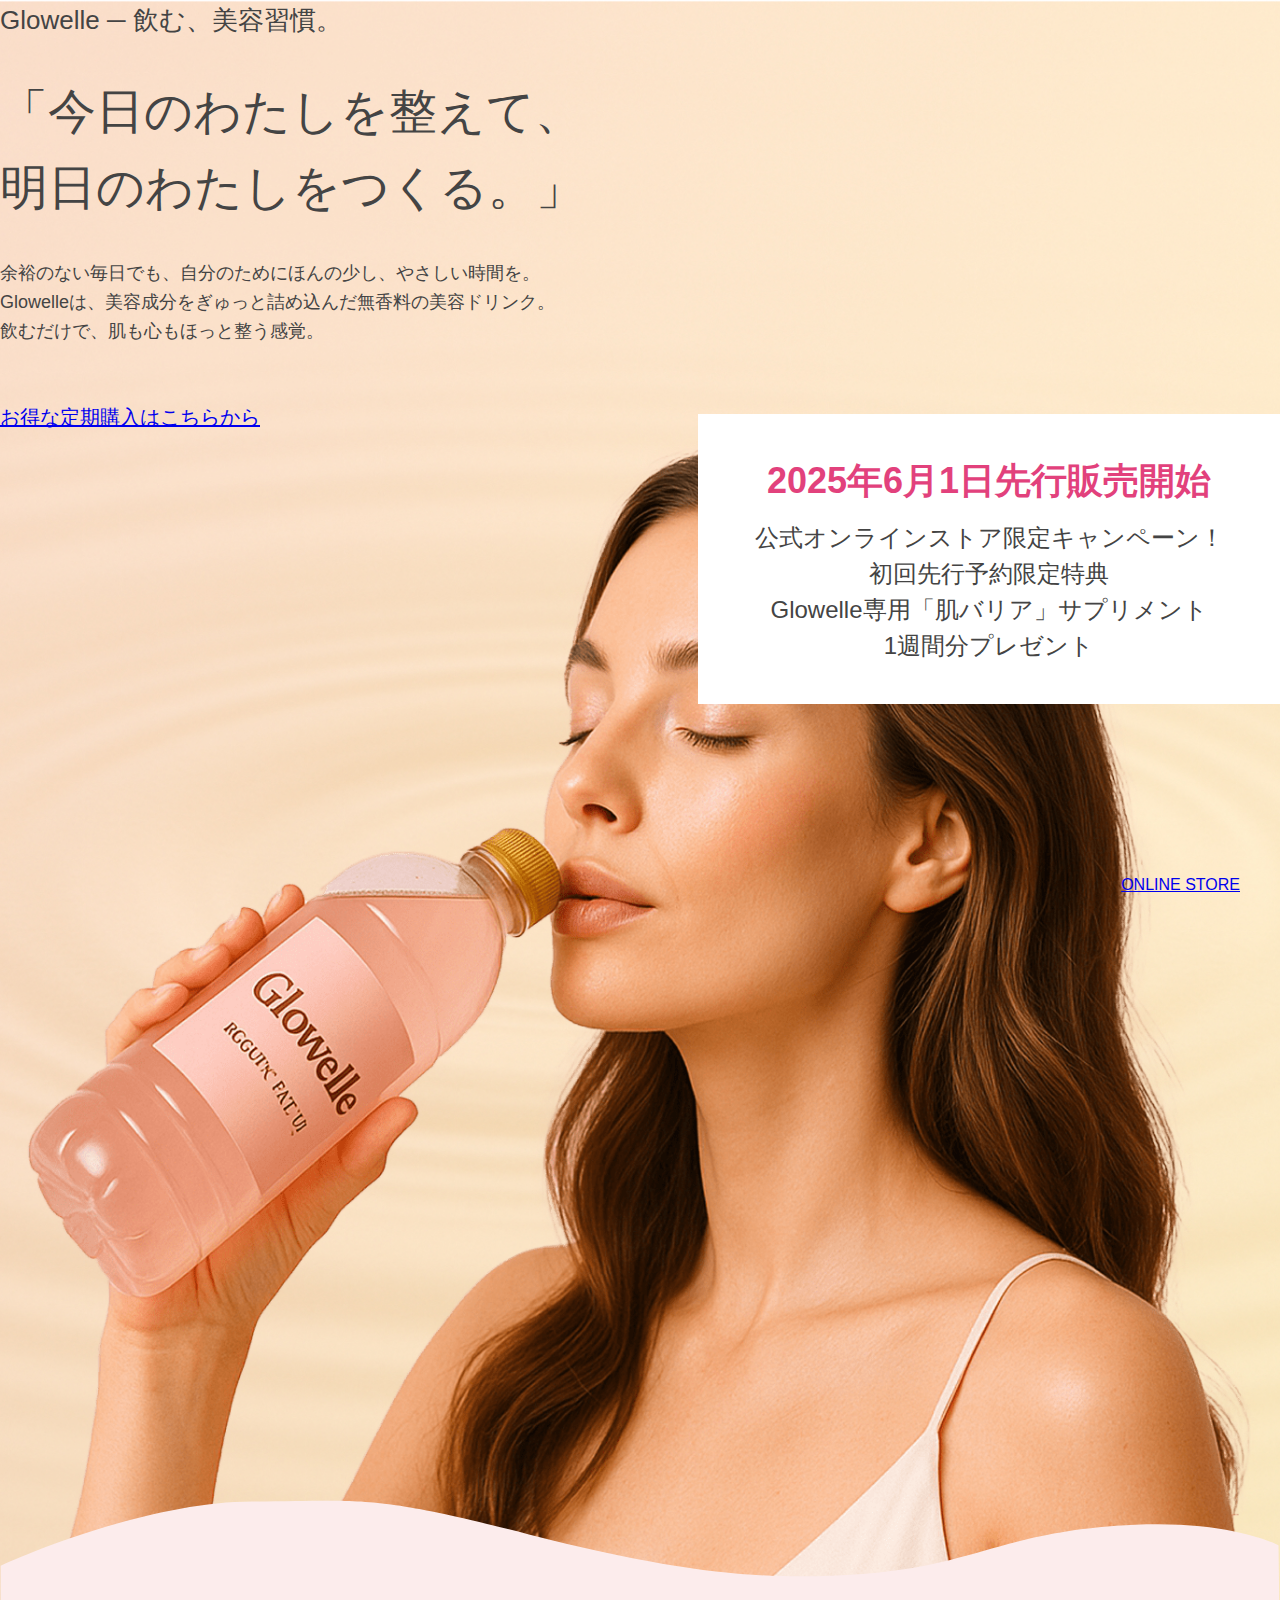
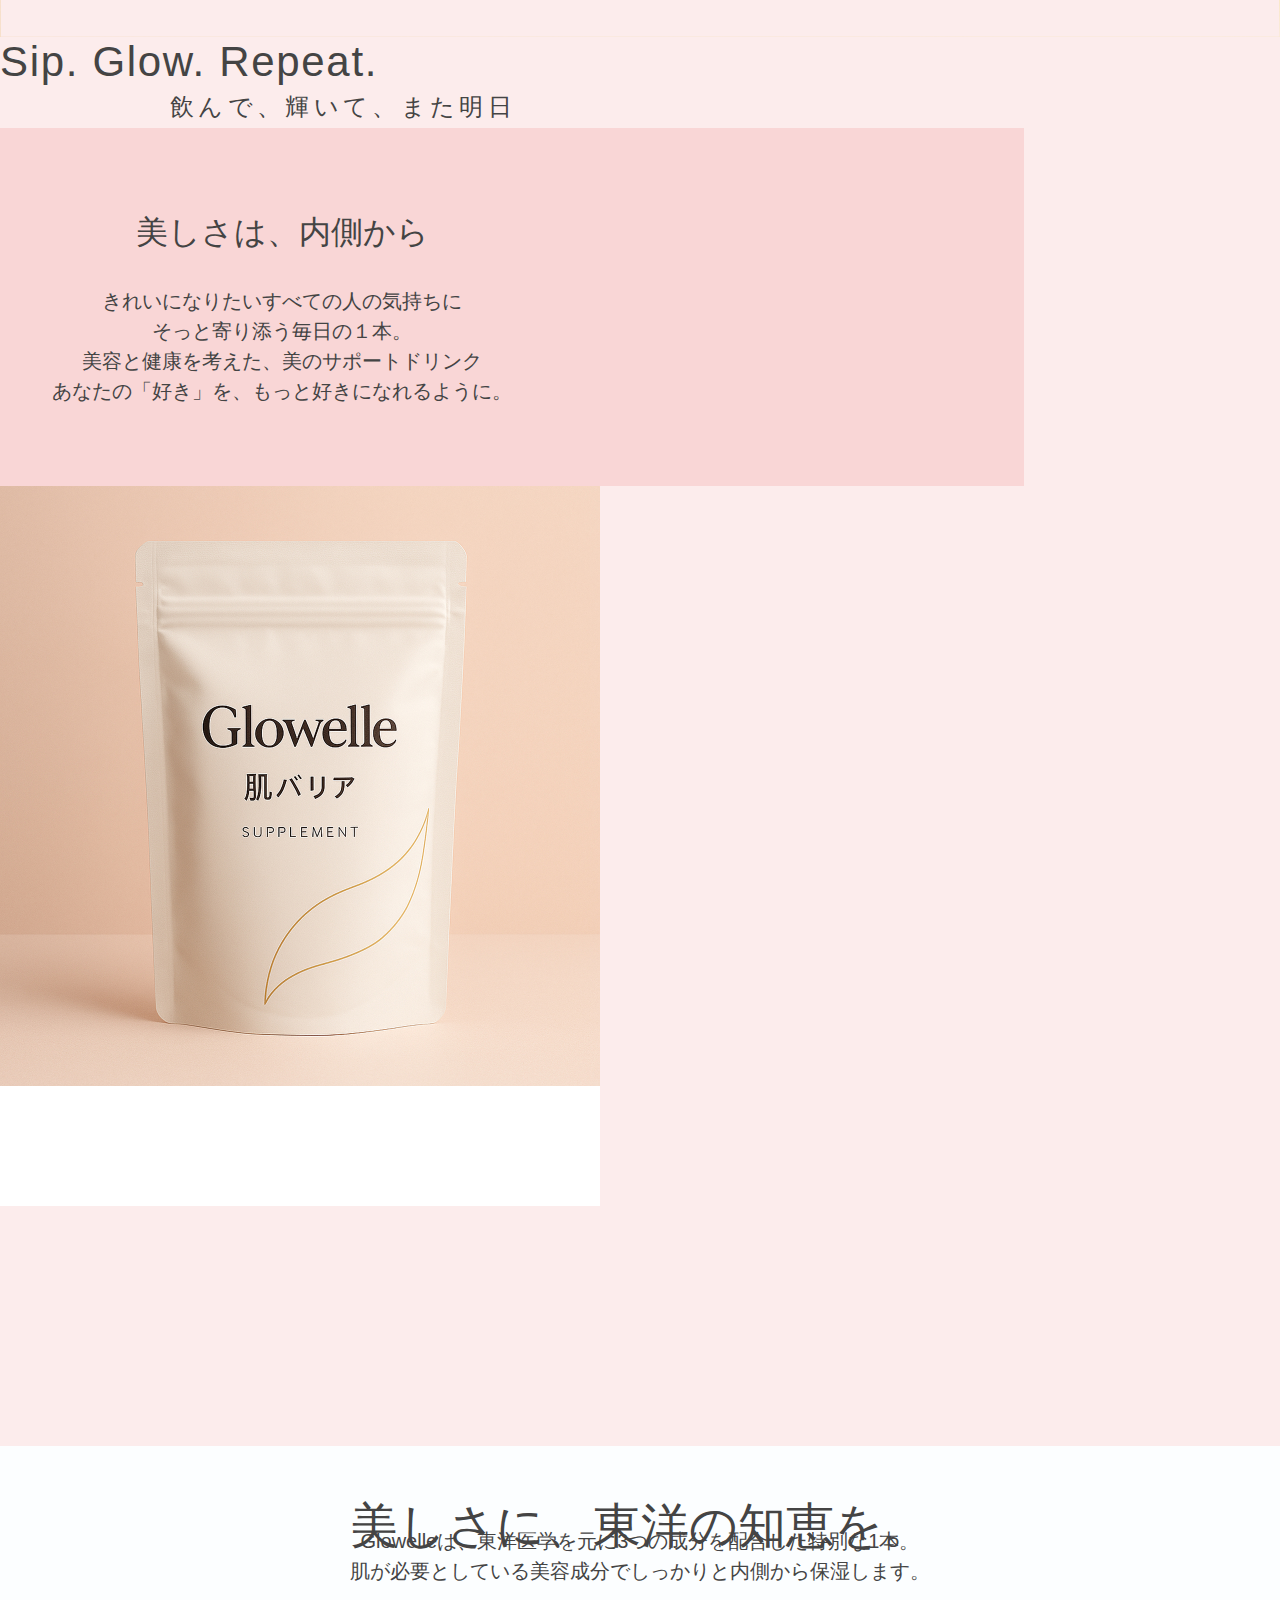
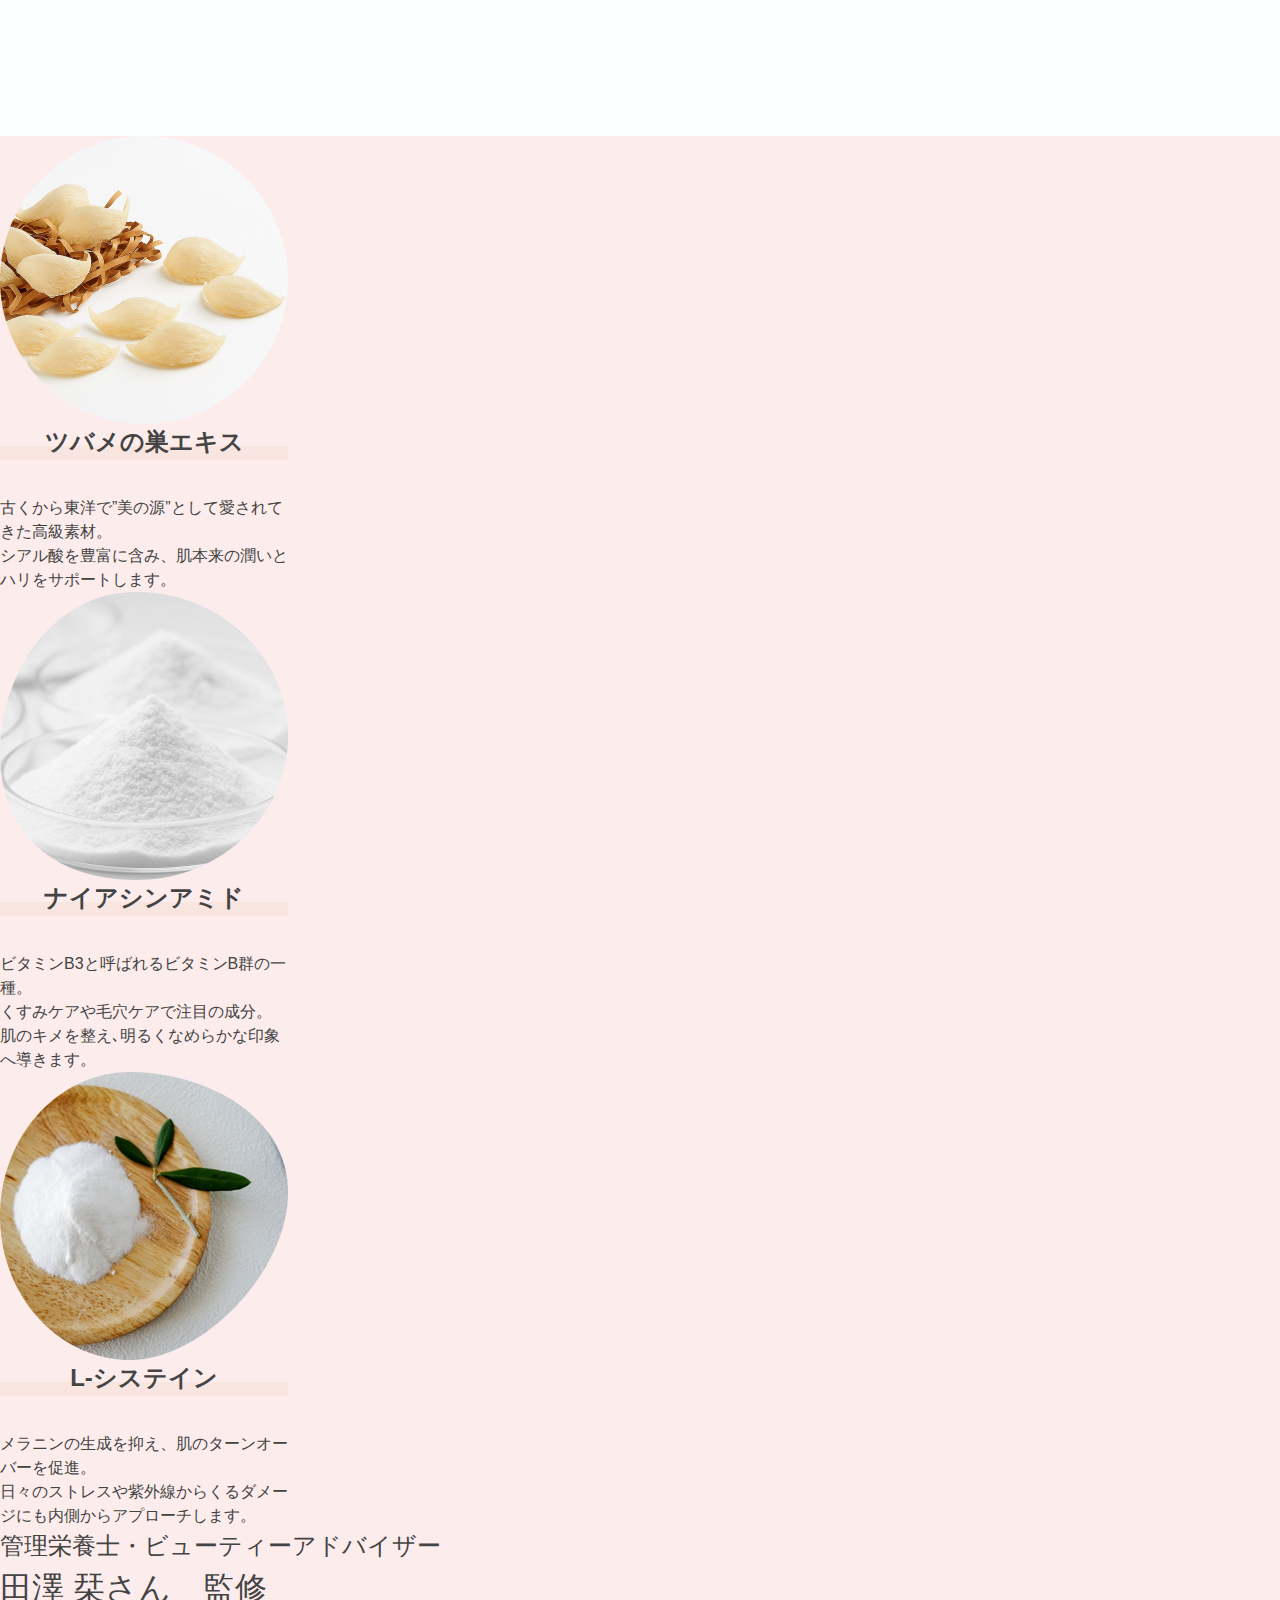
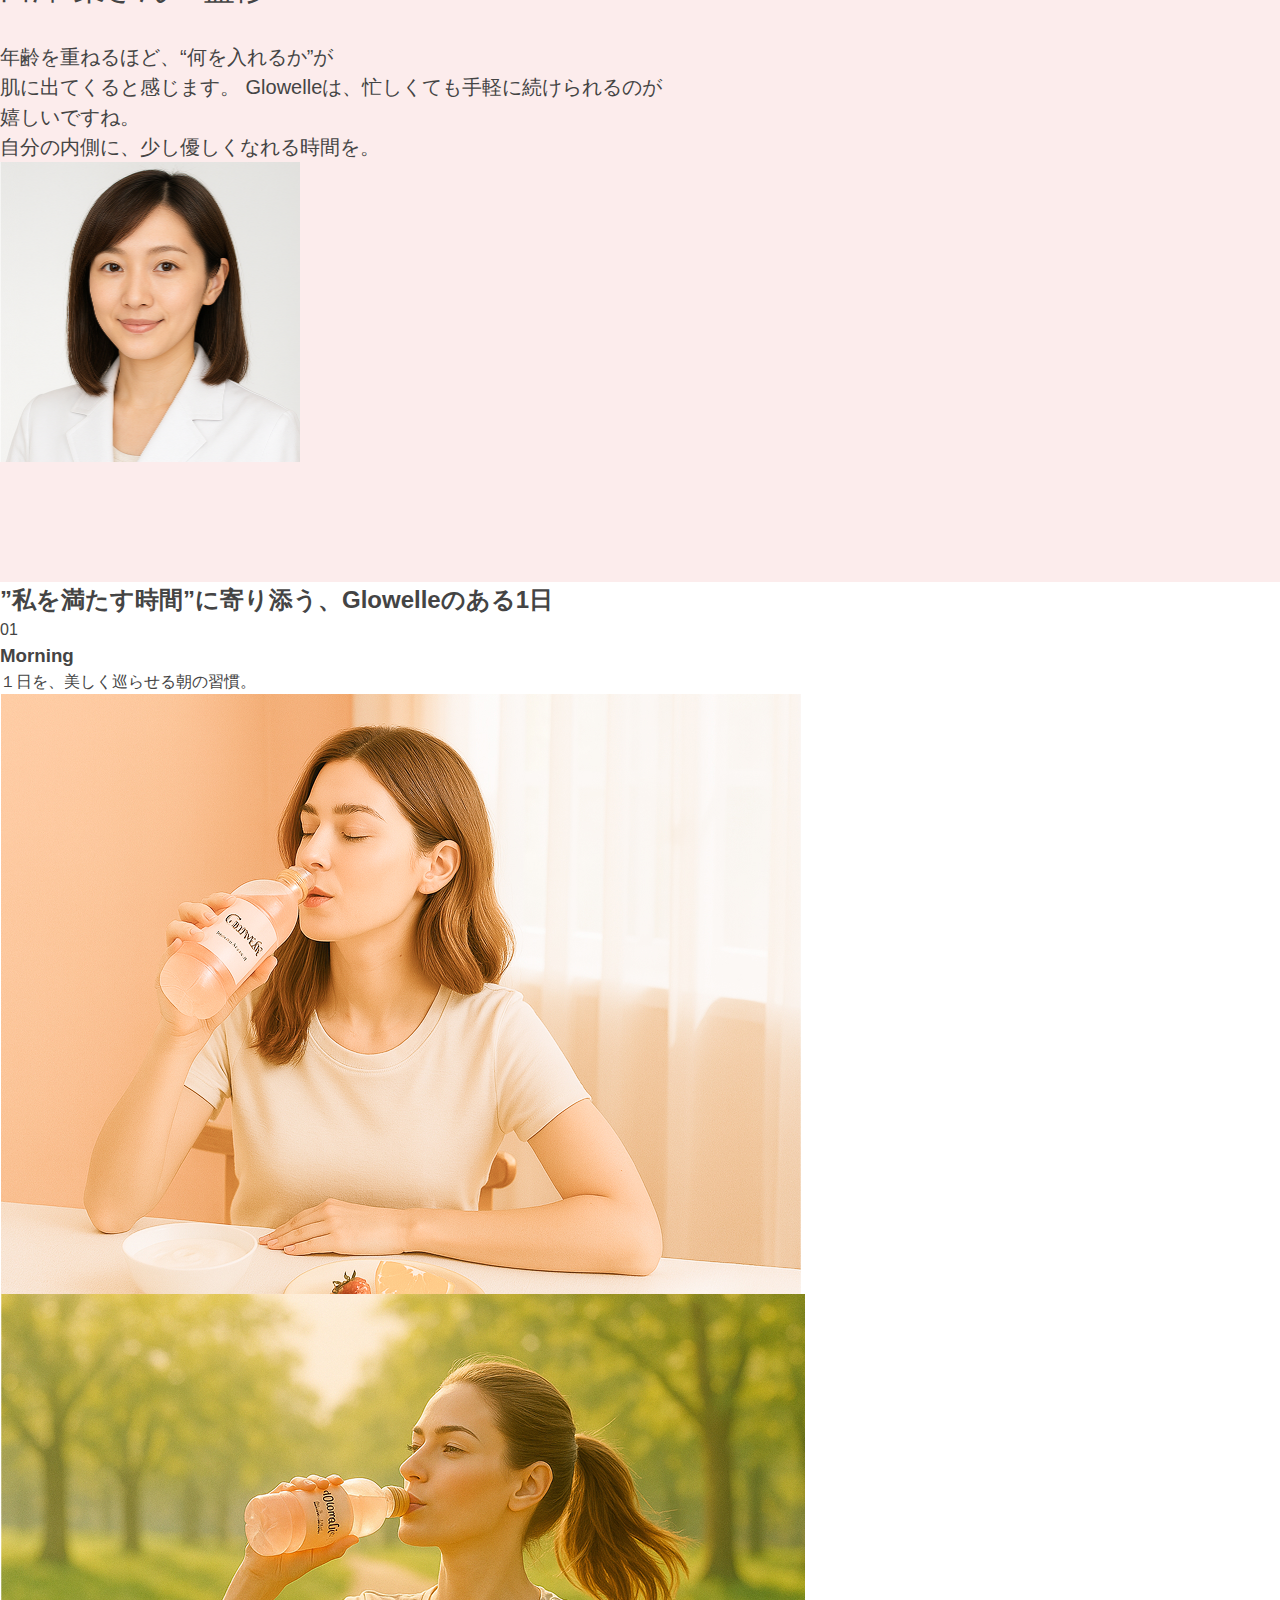
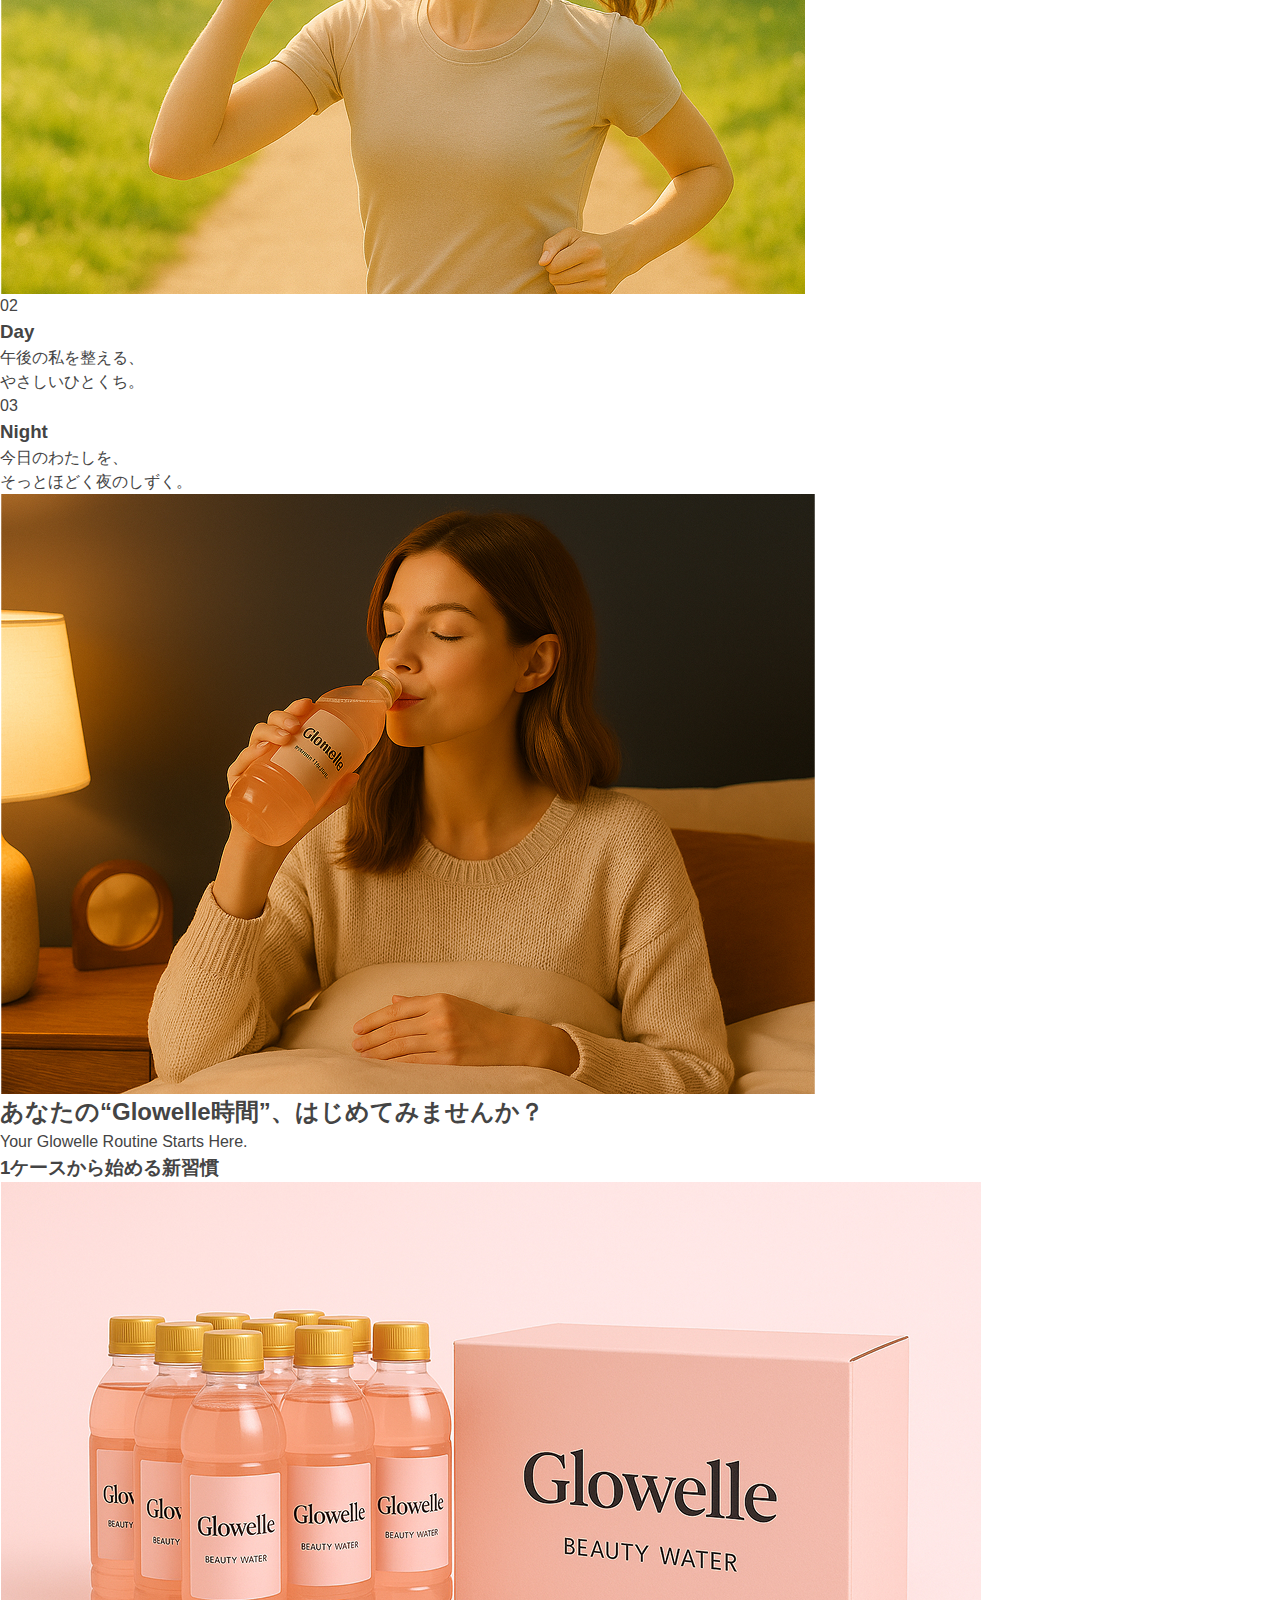
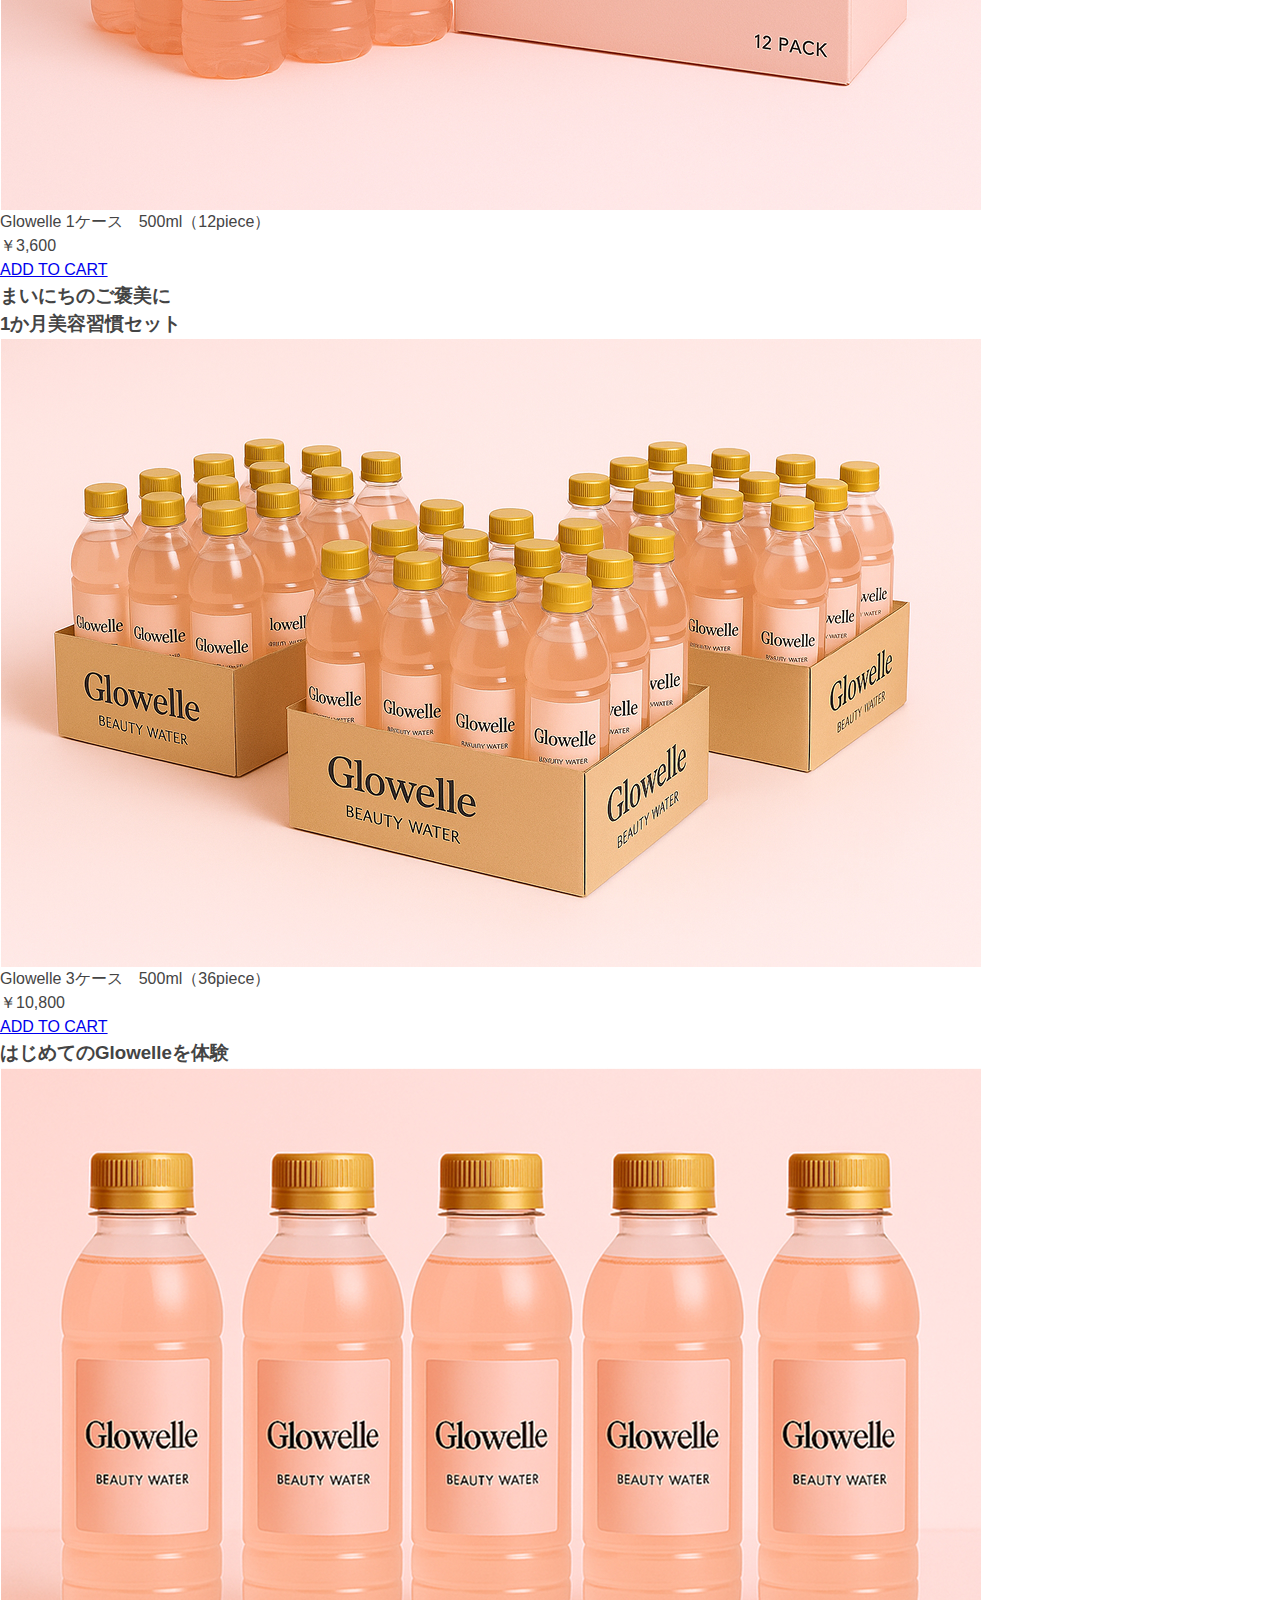
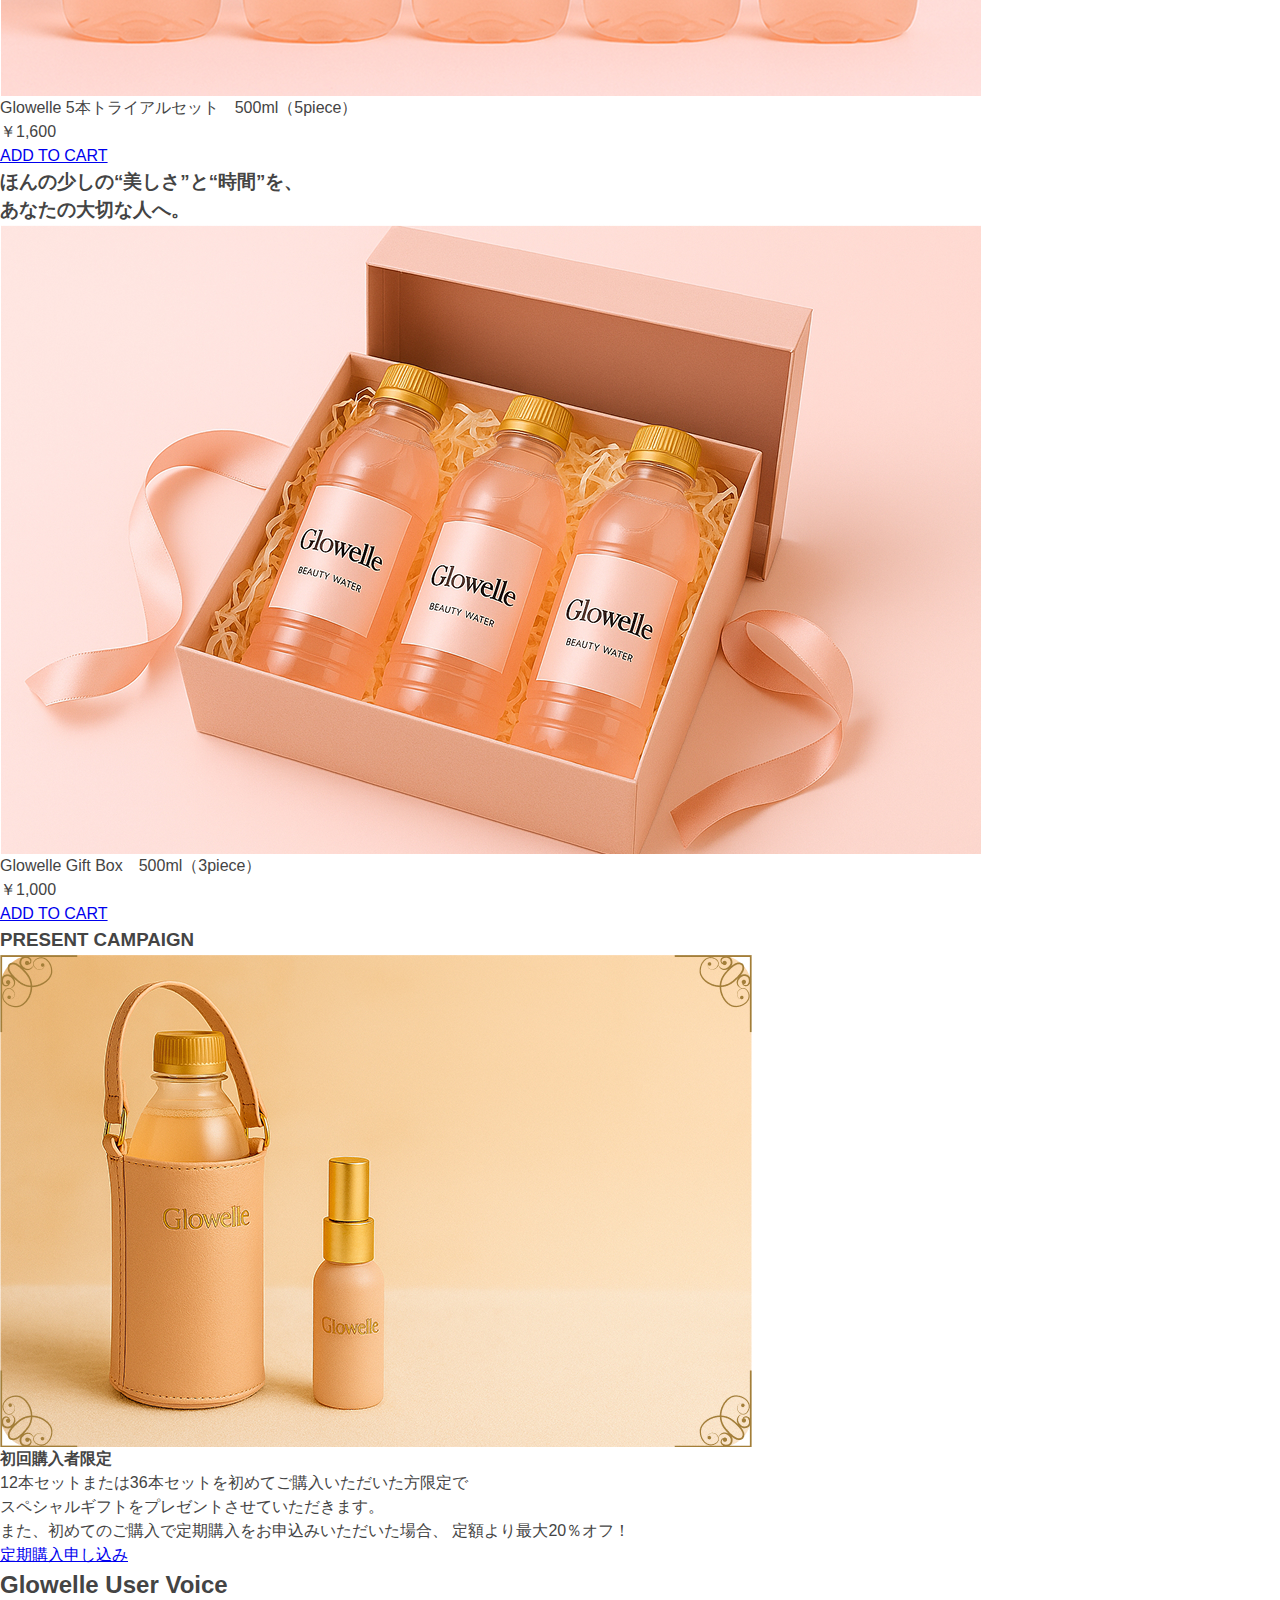
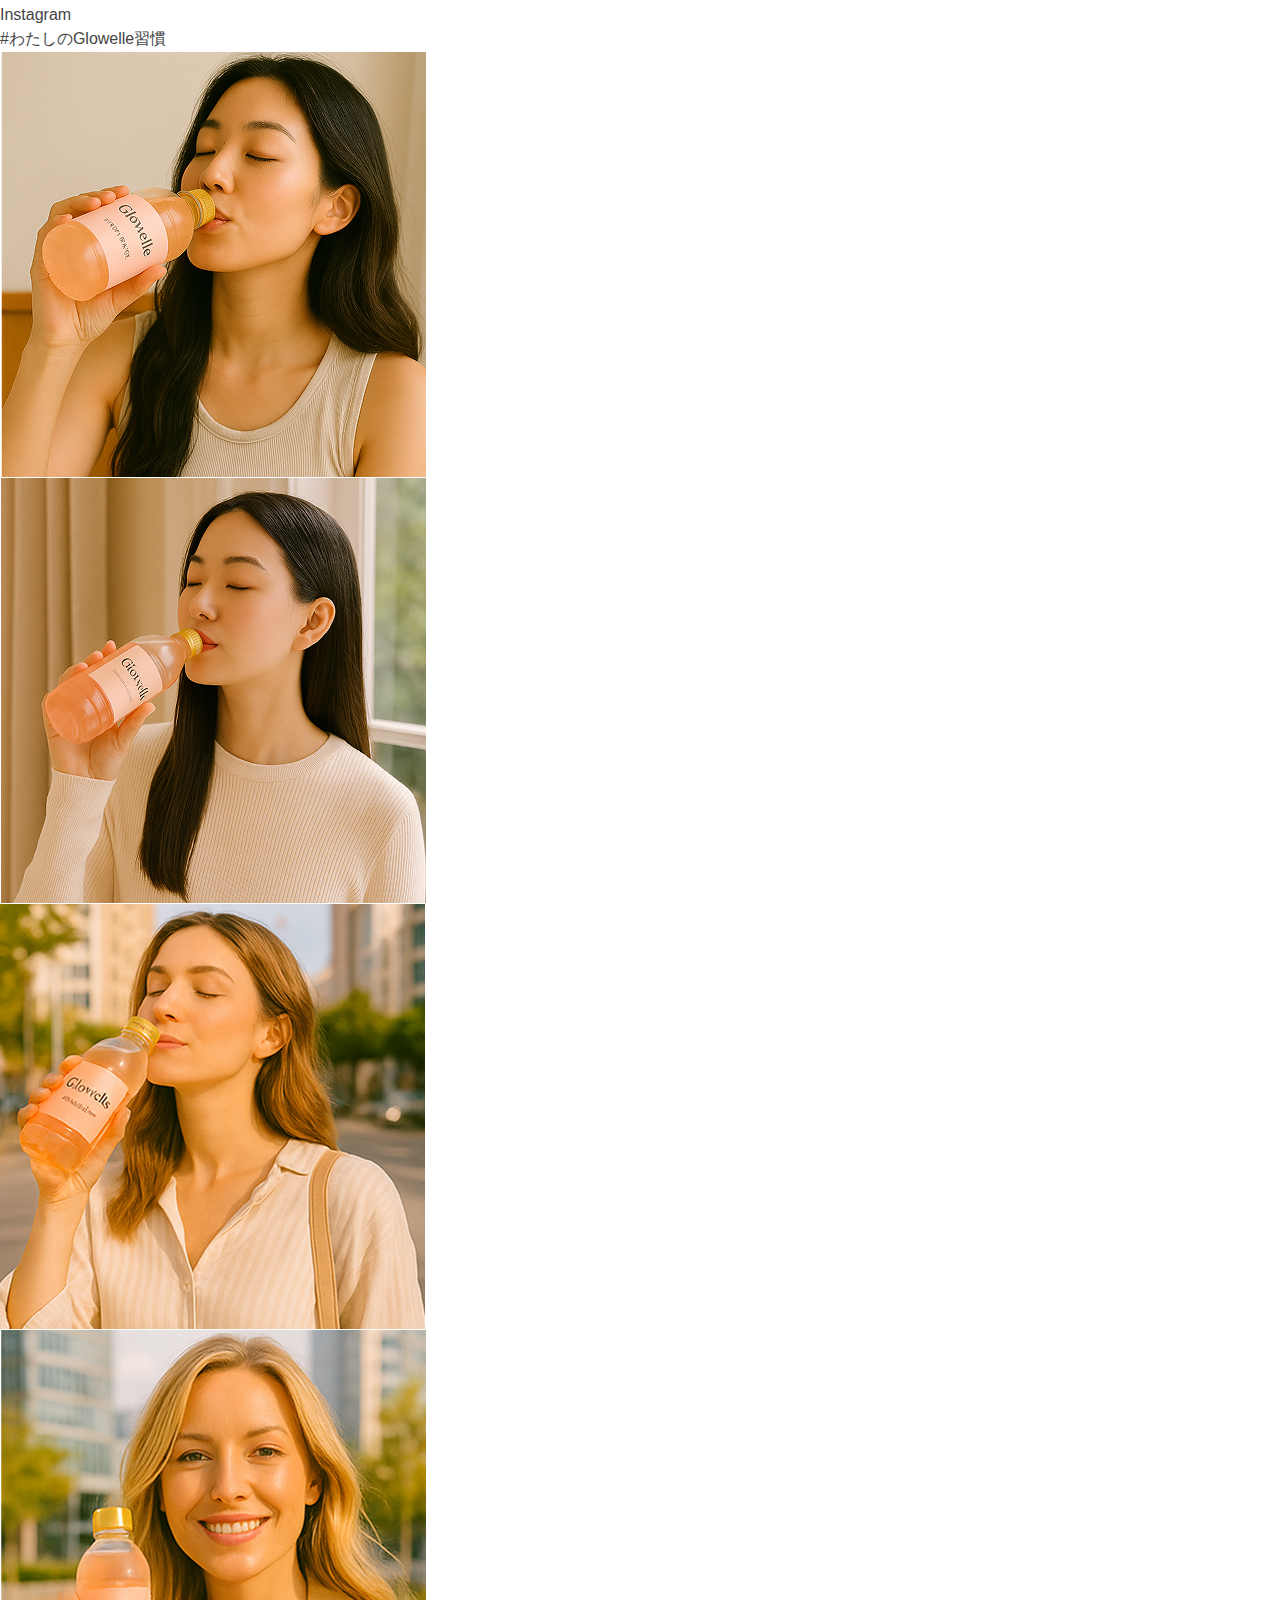
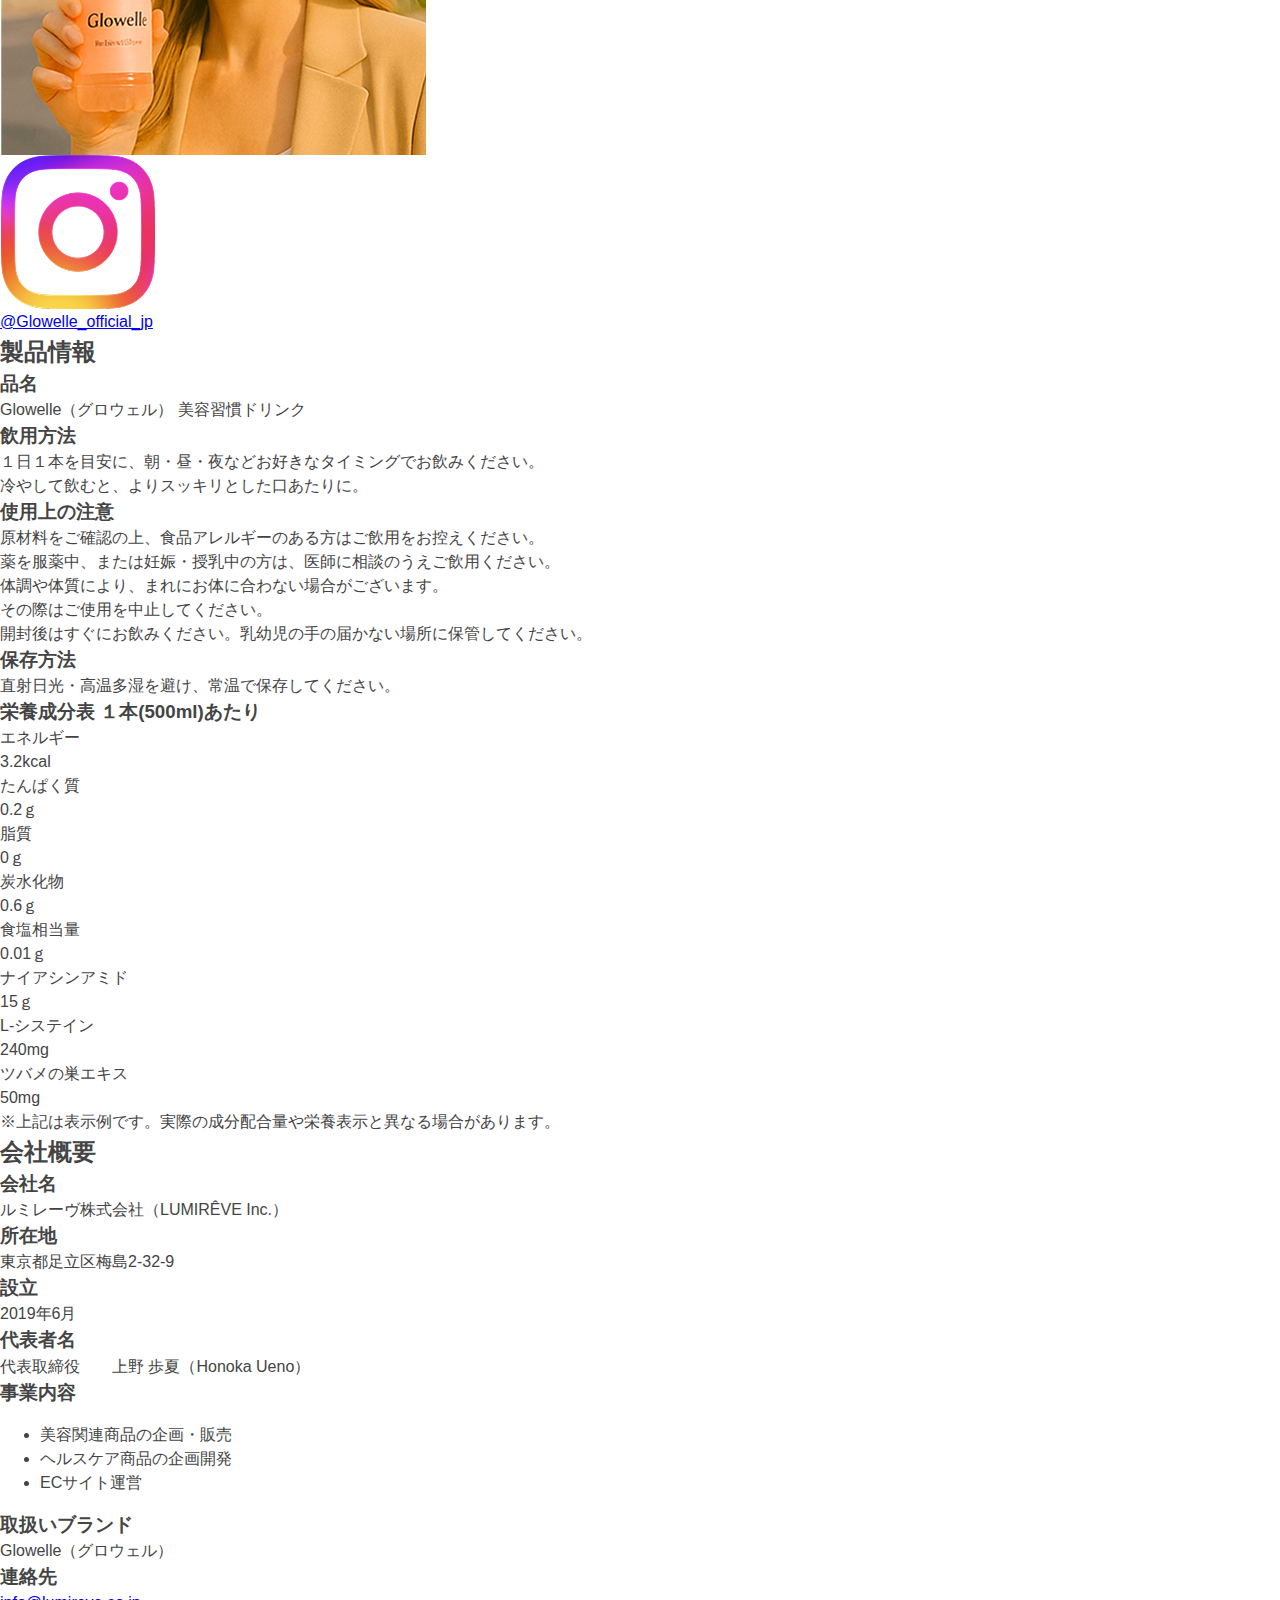
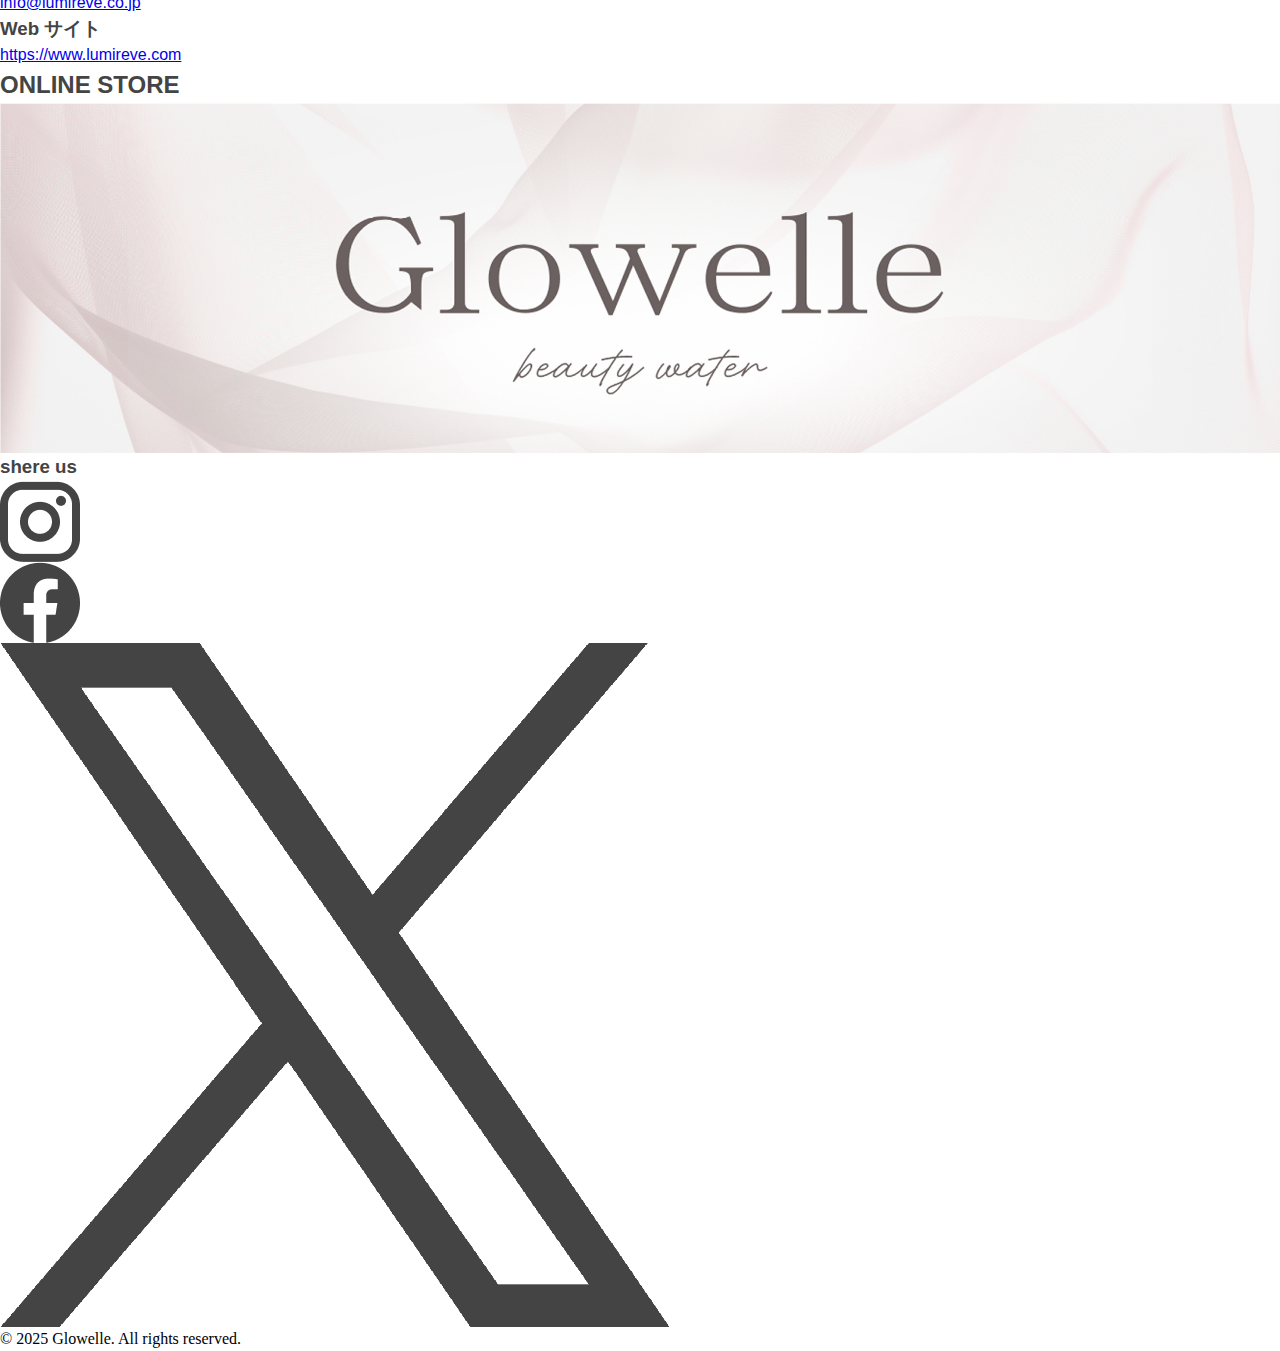
<file: LP/index.html>
<!DOCTYPE html>
<html lang="ja">

<head>
    <meta charset="UTF-8">
    <meta name="viewport" content="width=device-width, initial-scale=1.0">
    <title>Glowelle ─ 飲む、美容習慣。</title>
    <link rel="stylesheet" href="css/reset.css">
    <link rel="stylesheet" href="css/style.css">
</head>


<body>
    <main>
        <!-- hero mv -->
        <section class="hero" aria-label="メインビジュアル">
            <div class="hero_innercontainer">
                <h1 class="hero_title">Glowelle ─ 飲む、美容習慣。</h1>
                <h2 class="hero_subtitle">「今日のわたしを整えて、<br>明日のわたしをつくる。」</h2>
                <p class="hero_lead">余裕のない毎日でも、自分のためにほんの少し、やさしい時間を。<br>
                    Glowelleは、美容成分をぎゅっと詰め込んだ無香料の美容ドリンク。<br>
                    飲むだけで、肌も心もほっと整う感覚。</p>
                <div class="hero_btn">
                    <a href="#">お得な定期購入はこちらから</a>
                </div>
            </div>
            <div>
                <img src="image/mv.png" alt="Glowelleを飲む女性">
            </div>
        </section>


        <!-- tagline -->
        <section class="tagline" aria-label="ブランドタグライン">
            <div class="container">
                <header class="section header">
                    <h3 class="tagline_title">Sip. Glow. Repeat.</h3>
                    <p class="tagline_subtitle">飲んで、輝いて、また明日</p>
                </header>
                <div class="intro">
                    <h4 class="intro_title">美しさは、内側から</h4>
                    <p class="intro_text">きれいになりたいすべての人の気持ちに<br>
                        そっと寄り添う毎日の１本。<br>
                        美容と健康を考えた、美のサポートドリンク<br>
                        あなたの「好き」を、もっと好きになれるように。
                    </p>
                </div>
                <div class="campaign_supplement">
                    <img src="image/01_supplement.jpg" alt="肌バリア-サプリメント">
                </div>
                <div class="campaign_onlinestore">
                    <a href="#" class="">ONLINE STORE</a>
                    <!-- CSS矢印！ -->
                </div>
                <div class="campaign_box">
                    <h4 class="campaign_title">2025年6月1日先行販売開始</h4>
                    <p class="campaign_subtitle">公式オンラインストア限定キャンペーン！</p>
                    <p class="campaign_text">初回先行予約限定特典<br>
                        Glowelle専用「肌バリア」サプリメント<br>
                        1週間分プレゼント</p>
                </div>
            </div>
        </section>

        <!-- ingredients -->
        <section class="ingredients" aria-label="成分説明">
            <div class="ingredients_main">
                <h2 class="ingredients_title">美しさに、東洋の知恵を。</h2>
                <p class="ingredients_text">Glowelleは、東洋医学を元に3つの成分を配合した特別な1本。<br>
                    肌が必要としている美容成分でしっかりと内側から保湿します。</p>
            </div>
            <div class="ingredients_box">
                <img src="image/02_tsubame.png" alt="ツバメの巣エキス">
                <h3 class="ingredients_name">ツバメの巣エキス</h3>
                <p class="ingredients_ex">古くから東洋で”美の源”として愛されてきた高級素材。<br>
                    シアル酸を豊富に含み、肌本来の潤いとハリをサポートします。</p>
            </div>
            <div class="ingredients_box">
                <img src="image/02_niacinamide.png" alt="ナイアシンアミド">
                <h3 class="ingredients_name">ナイアシンアミド</h3>
                <p class="ingredients_ex">ビタミンB3と呼ばれるビタミンB群の一種。<br>
                    くすみケアや毛穴ケアで注目の成分。<br>
                    肌のキメを整え､明るくなめらかな印象へ導きます。</p>
            </div>
            <div class="ingredients_box">
                <img src="image/02_l-cysteine.png" alt="Lシステイン">
                <h3 class="ingredients_name">L-システイン</h3>
                <p class="ingredients_ex">メラニンの生成を抑え、肌のターンオーバーを促進。<br>
                    日々のストレスや紫外線からくるダメージにも内側からアプローチします。</p>
            </div>
            <div class="ingredients_dr">
                <h3 class="dr_title">管理栄養士・ビューティーアドバイザー</h3>
                <h4 class="dr_name">田澤 栞さん　監修</h4>
                <p class="dr_text">年齢を重ねるほど、“何を入れるか”が<br>
                    肌に出てくると感じます。 Glowelleは、忙しくても手軽に続けられるのが<br>
                    嬉しいですね。<br>
                    自分の内側に、少し優しくなれる時間を。</p>
            </div>
            <div class="dr_img">
                <img src="image/02_adviser.jpg" alt="ビューティーアドバイザー田澤栞">
            </div>
        </section>


        <!-- life style -->
        <section class="lifestyle">
            <h2 class="lifestyle_title">”私を満たす時間”に寄り添う、Glowelleのある1日</h2>
            <!-- CSS葉っぱ忘れずに！ -->

            <div class="lifestyle_box">
                <div class="lifestyle_box_l">
                    <p class="lifestyle_no">01</p>
                    <h3 class="lifestyle_time">Morning</h3>
                    <p class="lifestyle_text">１日を、美しく巡らせる朝の習慣。</p>
                    <div class="lifestyle_img_r">
                        <img src="image/03_morning.jpg" alt="Glowelleを朝飲む女性">
                    </div>
                </div>
            </div>

            <div class="lifestyle_box">
                <div class="lifestyle_box_r">
                    <div class="lifestyle_img_l">
                        <img src="image/03_day.jpg" alt="Glowelleを昼に飲む女性">
                    </div>
                    <p class="lifestyle_no">02</p>
                    <h3 class="lifestyle_time">Day</h3>
                    <p class="lifestyle_text">午後の私を整える、<br>
                        やさしいひとくち。</p>
                </div>
            </div>

            <div class="lifestyle_box">
                <div class="lifestyle_box_l">
                    <p class="lifestyle_no">03</p>
                    <h3 class="lifestyle_time">Night</h3>
                    <p class="lifestyle_text">今日のわたしを、<br>
                        そっとほどく夜のしずく。</p>
                    <div class="lifestyle_box_r">
                        <img src="image/03_night.jpg" alt="Glowelleを夜に飲む女性">
                    </div>
                </div>
            </div>
        </section>


        <!-- lineup -->
        <section class="lineup">
            <div class="lineup_main">
                <h2 class="lineup_tytle">あなたの“Glowelle時間”、はじめてみませんか？</h2>
                <p class="lineup_subtytle">Your Glowelle Routine Starts Here.</p>
            </div>

            <div class="lineup_box">
                <div class="merch_box">
                    <h3 class="merch_title">1ケースから始める新習慣</h3>
                    <img src="image/glowelle_12.jpg" alt="Glowelle12本入り" class="merch_img">
                    <p class="merch_name">Glowelle 1ケース　500ml（12piece）</p>
                    <p class="merch_jpy">￥3,600</p>
                </div>
                <div class="merch_btn">
                    <a href="#">ADD TO CART</a>
                </div>
            </div>

            <div class="lifestyle_box">
                <div class="lineup_box">
                    <div class="merch_box"></div>
                    <h3 class="merch_title">まいにちのご褒美に<br>
                        1か月美容習慣セット</h3>
                    <img src="image/glowelle_36.jpg" alt="Glowelle36本入り" class="merch_img">
                    <p class="merch_name">Glowelle 3ケース　500ml（36piece）</p>
                    <p class="merch_jpy">￥10,800</p>
                </div>
                <div class="merch_btn">
                    <a href="#">ADD TO CART</a>
                </div>
            </div>

            <div class="lifestyle_box">
                <div class="merch_box">
                    <h3 class="merch_title">はじめてのGlowelleを体験</h3>
                    <img src="image/glowelle_5.jpg" alt="Glowelle5本入り" class="merch_img">
                    <p class="merch_name">Glowelle 5本トライアルセット　500ml（5piece）</p>
                    <p class="merch_jpy">￥1,600</p>
                </div>
                <div class="merch_btn">
                    <a href="#">ADD TO CART</a>
                </div>
            </div>

            <div class="lineup_box">
                <div class="merch_box">
                    <h3 class="merch_name">ほんの少しの“美しさ”と“時間”を、<br>
                        あなたの大切な人へ。</h3>
                    <img src="image/glowelle_3.jpg" alt="Glowelle3本" class="merch_img">
                    <p class="merch_name">Glowelle Gift Box　500ml（3piece）</p>
                    <p class="merch_jpy">￥1,000</p>
                </div>
                <div class="merch_btn">
                    <a href="#">ADD TO CART</a>
                </div>
            </div>

            <div class="lineup_present">
                <h3 class="present_title">PRESENT CAMPAIGN</h3>
                <img src="image/present.jpg" alt="Glowelleスペシャルギフト" class="present_img">
                <h4 class="present_subtitle">初回購入者限定</h4>
                <p class="present_text">
                    12本セットまたは36本セットを初めてご購入いただいた方限定で<br>
                    スペシャルギフトをプレゼントさせていただきます。<br>
                    また、初めてのご購入で定期購入をお申込みいただいた場合、
                    定額より最大20％オフ！
                </p>
                <div class="merch_btn">
                    <a href="#">定期購入申し込み</a>
                </div>
            </div>
        </section>

        <section class="voice">
            <div class="voice_box">
                <header class="voice_header">
                    <h2 class="voice_title">Glowelle User Voice</h2>
                </header>
                <div class="voice_main">
                    <p class="voice_subtutle">Instagram</p>
                    <p class="voice_text">#わたしのGlowelle習慣</p>
                </div>

                <div class="voice_img">
                    <img src="image/instagram_01.jpg" alt="Instagram-Glowelleを飲む女性01">
                    <img src="image/instagram_02.jpg" alt="Instagram-Glowelleを飲む女性02">
                    <img src="image/instagram_03.jpg" alt="Instagram-Glowelleを飲む女性03">
                    <img src="image/instagram_04.jpg" alt="Instagram-Glowelleを飲む女性04">
                </div>

                <div class="voice_ig">
                    <img src="image/Instagram_icon.png" alt="インスタグラムアイコン">
                </div>
                <div class="voice_user">
                    <a href="#">@Glowelle_official_jp</a>
                </div>
            </div>
        </section>


        <section class="info_section">
            <div class="product_info">
                <h2 class="product_title">
                    製品情報
                </h2>
                <div class="product_line">
                    <h3 class="pd_tytle">
                        品名
                    </h3>
                    <p class="pd_text">
                        Glowelle（グロウェル） 美容習慣ドリンク
                    </p>
                </div>

                <div class="product_line">
                    <h3 class="pd_tytle">
                        飲用方法
                    </h3>
                    <p class="pd_text">
                        １日１本を目安に、朝・昼・夜などお好きなタイミングでお飲みください。<br>
                        冷やして飲むと、よりスッキリとした口あたりに。
                    </p>
                </div>

                <div class="product_line">
                    <h3 class="pd_tytle">
                        使用上の注意
                    </h3>
                    <p class="pd_text">
                        原材料をご確認の上、食品アレルギーのある方はご飲用をお控えください。<br>
                        薬を服薬中、または妊娠・授乳中の方は、医師に相談のうえご飲用ください。<br>
                        体調や体質により、まれにお体に合わない場合がございます。<br>
                        その際はご使用を中止してください。<br>
                        開封後はすぐにお飲みください。乳幼児の手の届かない場所に保管してください。
                    </p>
                </div>

                <div class="product_line">
                    <h3 class="pd_tytle">
                        保存方法
                    </h3>
                    <p class="pd_text">
                        直射日光・高温多湿を避け、常温で保存してください。
                    </p>
                </div>

                <!-- 実線いれる -->

                <div class="product_line">
                    <h3 class="pd_tytle">
                        栄養成分表 １本(500ml)あたり
                    </h3>
                </div>

                <div>
                    <div class="pd_ai">
                        <p class="ai_text">エネルギー</p>
                        <!-- 実線 -->
                        <p class="ai_text">3.2kcal</p>
                    </div>
                    <div class="pd_ai">
                        <p class="ai_text">たんぱく質</p>
                        <!-- 実線 -->
                        <p class="ai_text">0.2ｇ</p>
                    </div>
                    <div class="pd_ai">
                        <p class="ai_text">脂質</p>
                        <!-- 実線 -->
                        <p class="ai_text">0ｇ</p>
                    </div>
                    <div class="pd_ai">
                        <p class="ai_text">炭水化物</p>
                        <!-- 実線 -->
                        <p class="ai_text">0.6ｇ</p>
                    </div>
                    <div class="pd_ai">
                        <p class="ai_text">食塩相当量</p>
                        <!-- 実線 -->
                        <p class="ai_text">0.01ｇ</p>
                    </div>
                    <div class="pd_ai">
                        <p class="ai_text">ナイアシンアミド</p>
                        <!-- 実線 -->
                        <p class="ai_text">15ｇ</p>
                    </div>
                    <div class="pd_ai">
                        <p class="ai_text">L-システイン</p>
                        <!-- 実線 -->
                        <p class="ai_text">240mg</p>
                    </div>
                    <div class="pd_ai">
                        <p class="ai_text">ツバメの巣エキス</p>
                        <!-- 実線 -->
                        <p class="ai_text">50mg</p>
                    </div>
                </div>
                <div class="pd_text">
                    <p>※上記は表示例です。実際の成分配合量や栄養表示と異なる場合があります。</p>
                </div>
            </div>
            <!-- 実線 -->

            <div class="company_info">
                <h2 class="company_name">会社概要</h2>

                <div class="company_line">
                    <h3 class="cp_title">会社名</h3>
                    <p class="cp_text">ルミレーヴ株式会社（LUMIRÊVE Inc.）</p>
                </div>

                <div class="company_line">
                    <h3 class="cp_title">所在地</h3>
                    <p class="cp_text">東京都足立区梅島2-32-9</p>
                </div>

                <div class="company_line">
                    <h3 class="cp_title">設立</h3>
                    <p class="cp_text">2019年6月</p>
                </div>

                <div class="company_line">
                    <h3 class="cp_title">代表者名</h3>
                    <p class="cp_text">代表取締役　　上野 歩夏（Honoka Ueno）</p>
                </div>

                <div class="company_line">
                    <h3 class="cp_title">事業内容</h3>
                    <ul class="cp_text">
                        <li>美容関連商品の企画・販売</li>
                        <li>ヘルスケア商品の企画開発</li>
                        <li>ECサイト運営</li>
                    </ul>
                </div>

                <div class="company_line">
                    <h3 class="cp_title">取扱いブランド</h3>
                    <p class="cp_text">Glowelle（グロウェル）</p>
                </div>

                <div class="company_line">
                    <h3 class="cp_title">連絡先</h3>
                    <a href="#" class="cp_text">info@lumireve.co.jp</a>
                </div>

                <div class="company_line">
                    <h3 class="cp_title">Web サイト</h3>
                    <a href="#" class="cp_text">https://www.lumireve.com</a>
                </div>
            </div>
        </section>


        <section class="online-store">
            <div class="online-store_box">
                <h2 class="os_tytle">ONLINE STORE</h2>
                <a href="#"><img src="image/glowelle_banner.jpg" alt="グロウェルオンラインストア"></a>
                <div>
                    <h3 class="os_subtytle">shere us</h3>
                </div>
                <div class="os_icon">
                    <a href="#"><img src="image/05_insta.png" alt="グロウェル公式インスタグラム"></a>
                    <a href="#"><img src="image/05_facebook.png" alt="グロウェル公式フェイスブック"></a>
                    <a href="#"><img src="image/05_x.png" alt="グロウェル公式X"></a>
                </div>
            </div>
        </section>
    </main>

    <footer class="site-footer">
        <div class="site-footer_copy">&copy; 2025 Glowelle. All rights reserved.</div>
    </footer>

</body>

</html>
</file>
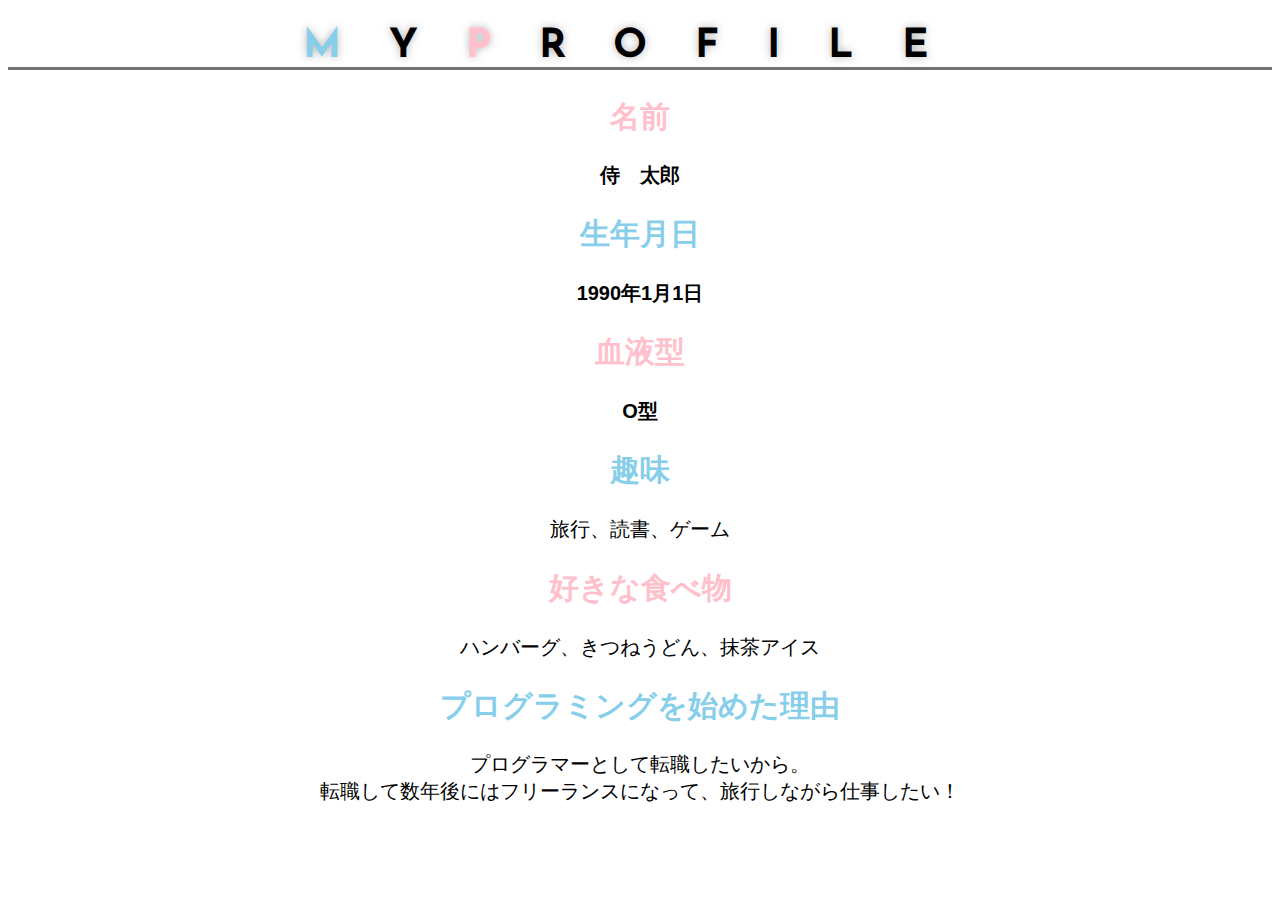
<file: kadai_015/kadai_015.html>
<!DOCTYPE html>
<html>
<head>
  <title>15章課題</title>
  <meta charset="UTF-8">
  <meta name="description" content="このページは15章の課題です。">
  <link rel="stylesheet" href="style.css">
  <link rel="preconnect" href="https://fonts.googleapis.com">
  <link rel="preconnect" href="https://fonts.gstatic.com" crossorigin>
  <link href="https://fonts.googleapis.com/css2?family=Josefin+Sans&display=swap" rel="stylesheet">
</head>
<body>
  <h1><span class="blue">M</span>Y<span class="pink">P</span>ROFILE</h1>
  <div id="basic">
    <h2 class="pink">名前</h2>
    <p>侍　太郎</p>
    <h2 class="blue">生年月日</h2>
    <p>1990年1月1日</p>
    <h2 class="pink">血液型</h2>
    <p>O型</p>
  </div>
  <h2 class="blue">趣味</h2>
  <p>旅行、読書、ゲーム</p>
  <h2 class="pink">好きな食べ物</h2>
  <p>ハンバーグ、きつねうどん、抹茶アイス</p>
  <h2 class="blue">プログラミングを始めた理由</h2>
  <p>プログラマーとして転職したいから。<br>転職して数年後にはフリーランスになって、旅行しながら仕事したい！</p>
</body>
</html>
</file>
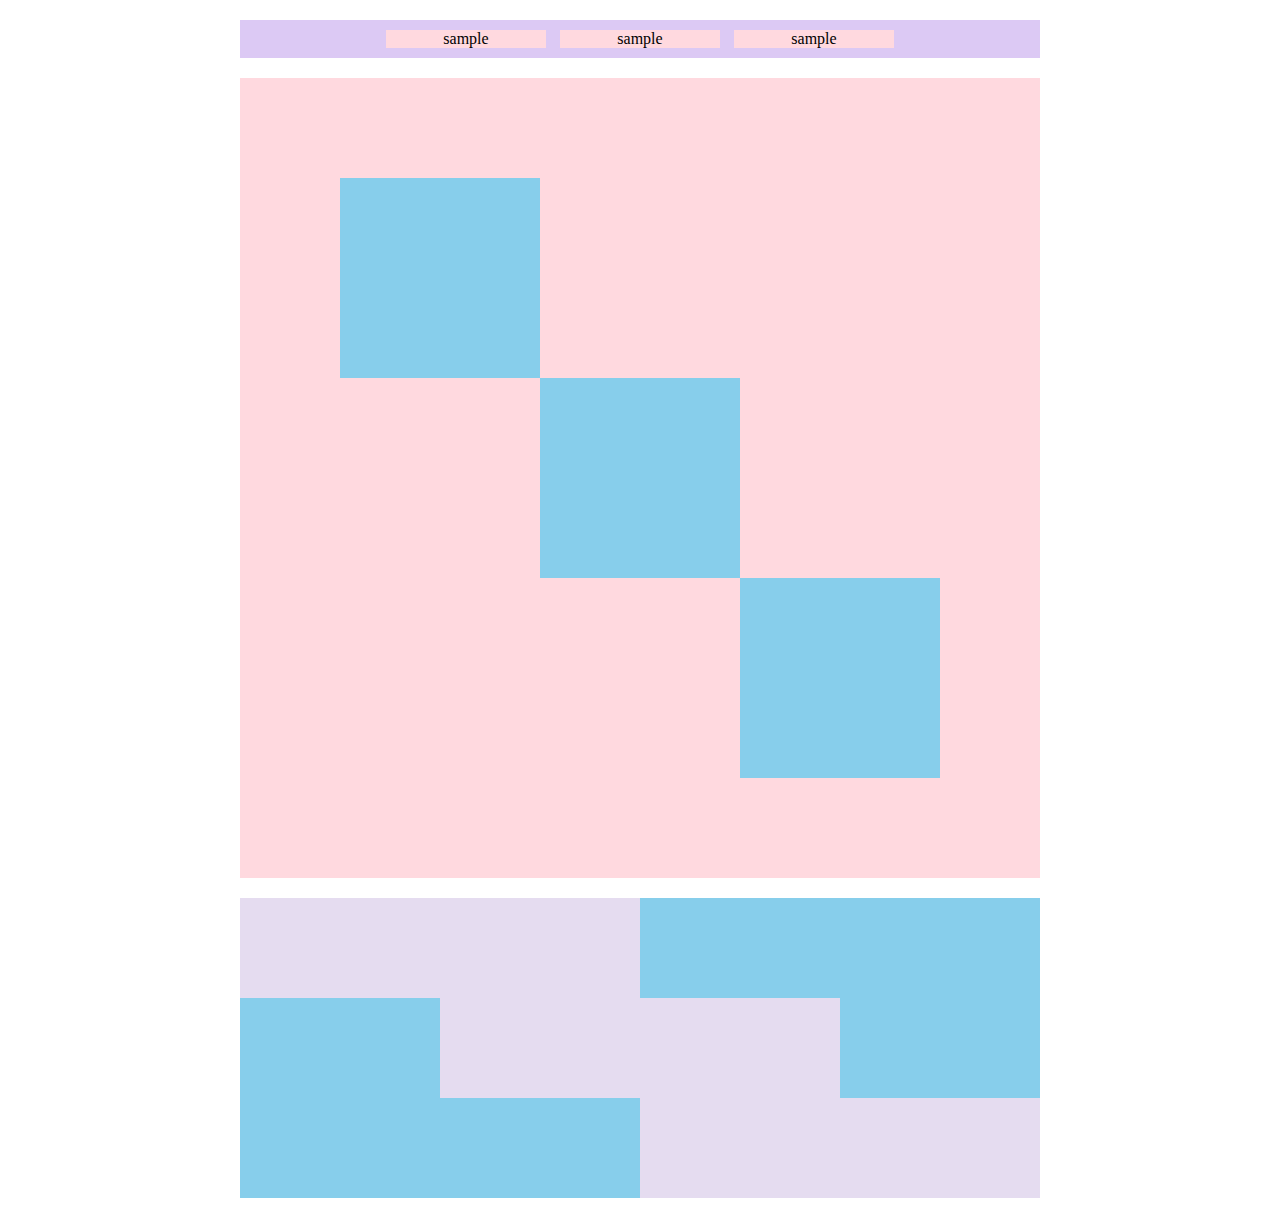
<file: kadai_018/kadai_018.html>
<!DOCTYPE html>
<html>
<head>
  <meta charset="UTF-8">
  <link rel="stylesheet" href="style.css">
  <meta name="description" content="このページは18章の課題です。">
  <title>18章課題</title>
</head>
<body>
  <div id="top">
    <p class="top-child">sample</p>
    <p class="top-child">sample</p>
    <p class="top-child">sample</p>
  </div>
  <div id="middle">
    <div id="middle-child01"></div>
    <div id="middle-child02"></div>
    <div id="middle-child03"></div>
  </div>
  <div id="bottom">
    <div id="bottom-child01"></div>
    <div id="bottom-child02"></div>
    <div id="bottom-child03"></div>
  </div>
</body>
</html>
</file>
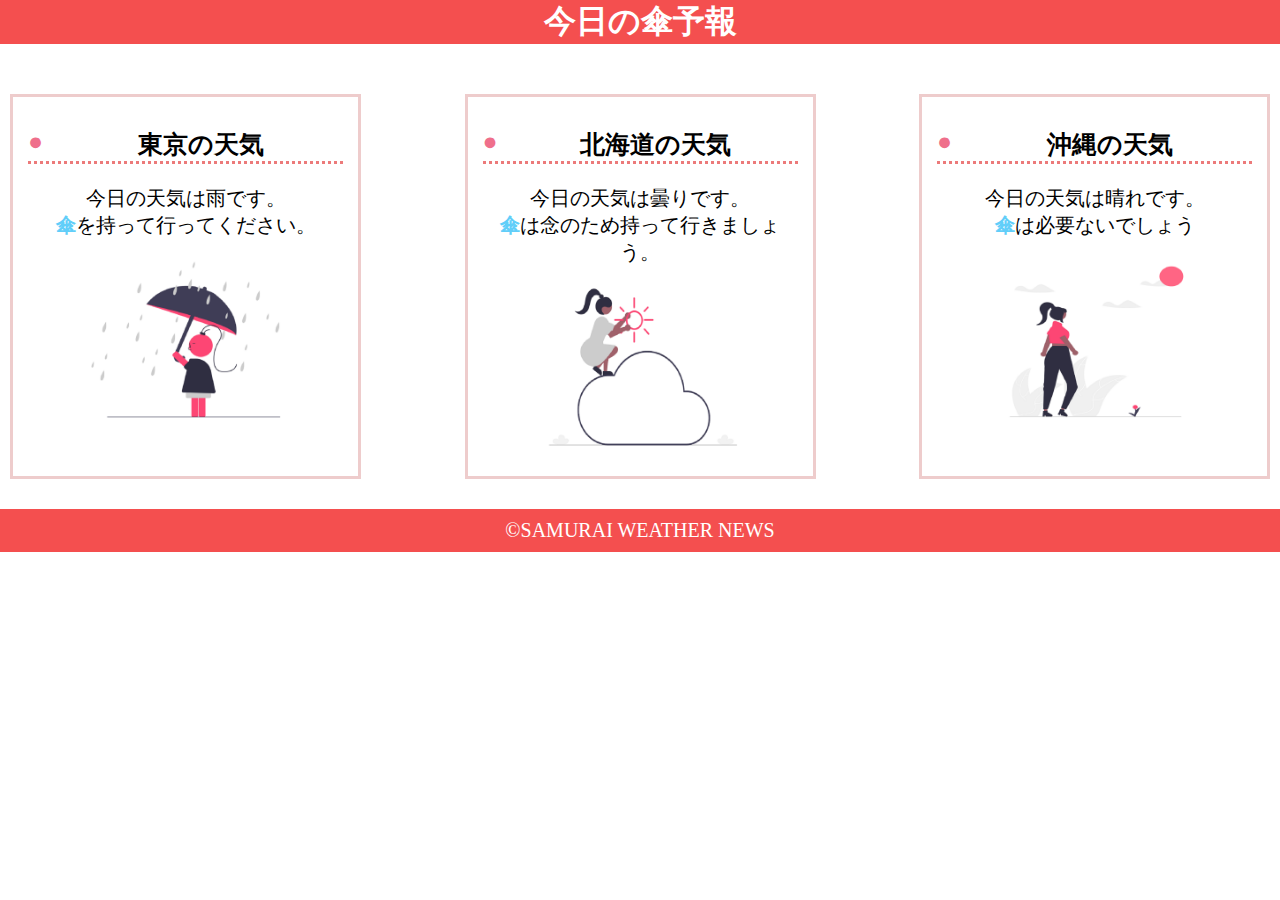
<file: kadai_022/kadai_022.html>
<!DOCTYPE html>
<html>
    <head>
        <meta charset="UTF-8">
        <meta name="viewport" content="width=device-width, initial-scale=1.0">
        <link rel="stylesheet" href="style.css">
        <meta name="description" content="このページは22章の課題です。">
        <title>22章課題</title>
    </head>
    <body>
       
        <header>
            <h1>今日の傘予報</h1>
        </header>  
 
        <main>

            <div id="parent">
                <div class="contents">
                    <h2>東京の天気</h2>
                    <p>今日の天気は雨です。</p>
                    <p>傘を持って行ってください。</p>
                    <img src="images/rainy.png" alt="雨">
                </div>
 
                <div class="contents">
                    <h2>北海道の天気</h2>
                    <p>今日の天気は曇りです。</p>
                    <p>傘は念のため持って行きましょう。</p>
                    <img src="images/cloudy.png" alt="曇り">
                </div>
 
                <div class="contents">
                    <h2>沖縄の天気</h2>
                    <p>今日の天気は晴れです。</p>
                    <p>傘は必要ないでしょう</p>
                    <img src="images/sunny.png" alt="晴れ">
                </div>

            </div>    
 
        </main>
 
        <footer>
            <a href="https://www.sejuku.net/corp/">&copy;SAMURAI WEATHER NEWS</a>
         </footer>
 
    </body>
</html>
</file>
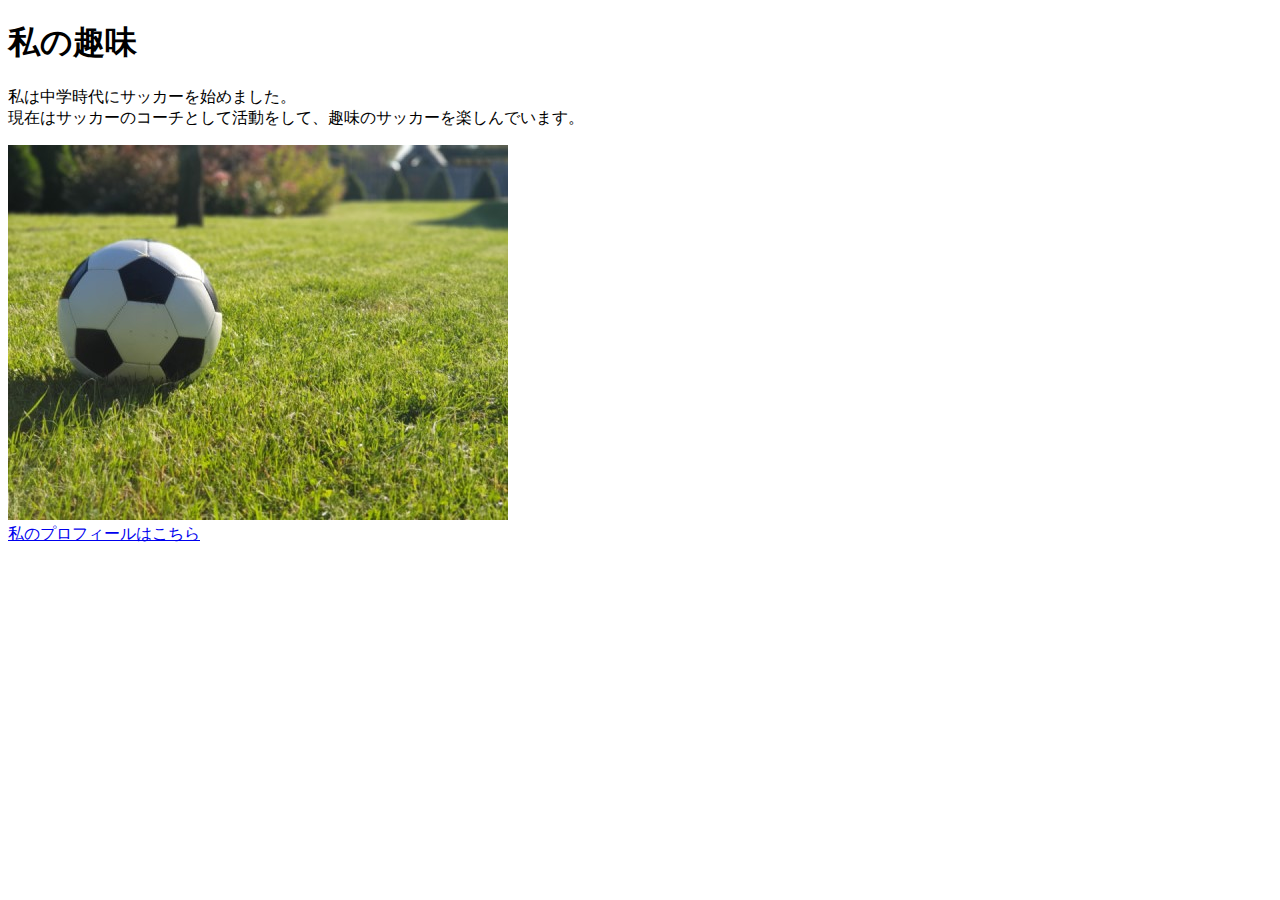
<file: kadai_005/html/kadai_05.html>
<!DOCTYPE html>
<html lang="ja">

<head>
    <meta charset="UTF-8">
    <meta name="viewport" content="このページは5章の課題です。">
    <title>5章課題</title>
</head>

<body>
    <h1>私の趣味</h1>
    <p>私は中学時代にサッカーを始めました。<br>
    現在はサッカーのコーチとして活動をして、趣味のサッカーを楽しんでいます。</p>

    <img src="../images/sample.jpg" alt="画像">
    <br>
    <a href="https://x.com/samuraijuku">私のプロフィールはこちら</a>

</body>
</html>
</file>
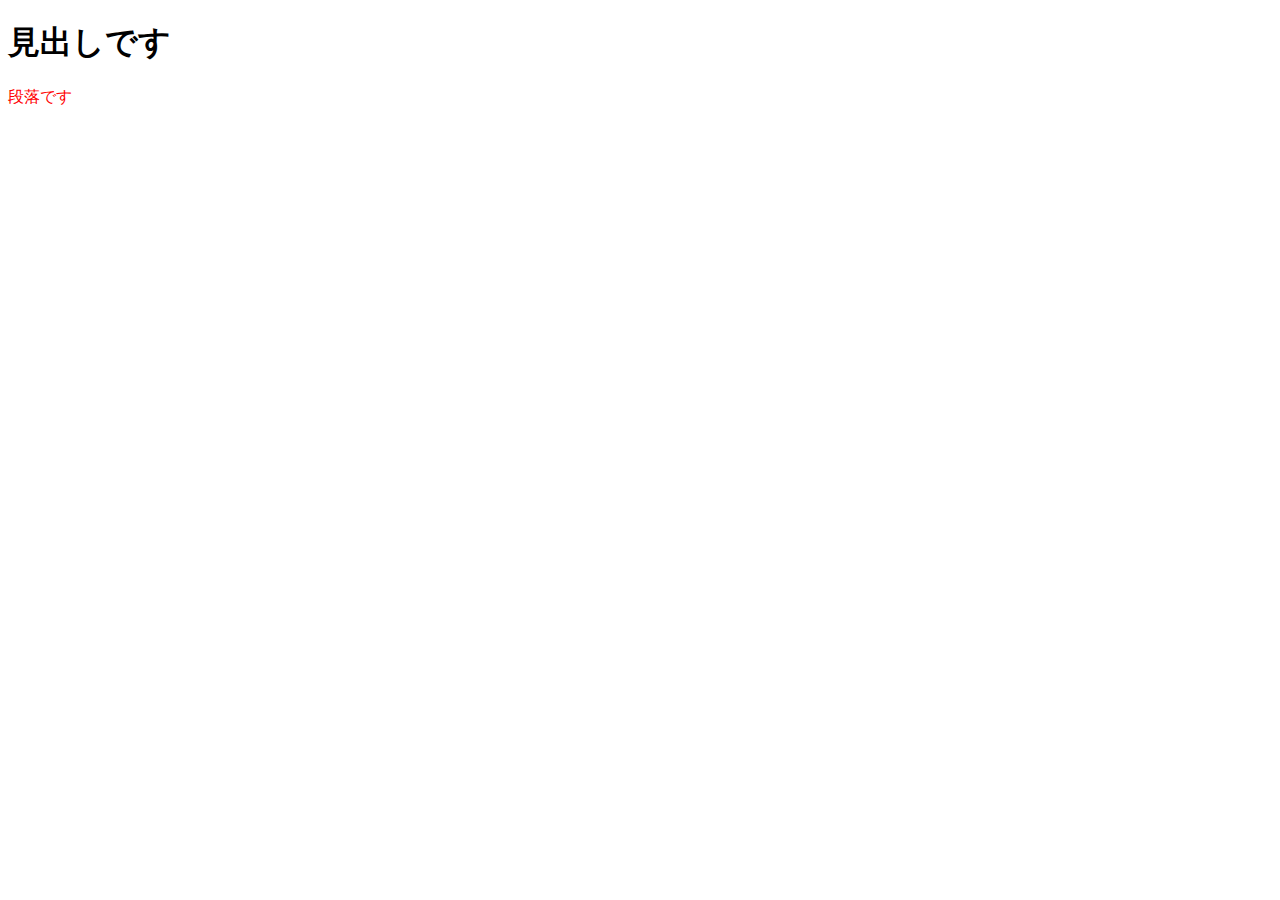
<file: LP/CSS/read-stylesheet.html>
<!DOCTYPE html>
<html lang="ja">

<head>
    <meta charset="UTF-8">
    <meta name="description" content="説明文です">
    <title>タイトルです</title>

     <!-- 以下の1行で外部のCSSファイルを読み込みます -->
     <link rel="stylesheet" href="read-stylesheet.css">

</head>

<body>
    <h1>見出しです</h1>
    <p>段落です</p>
</body>
</html>
</file>
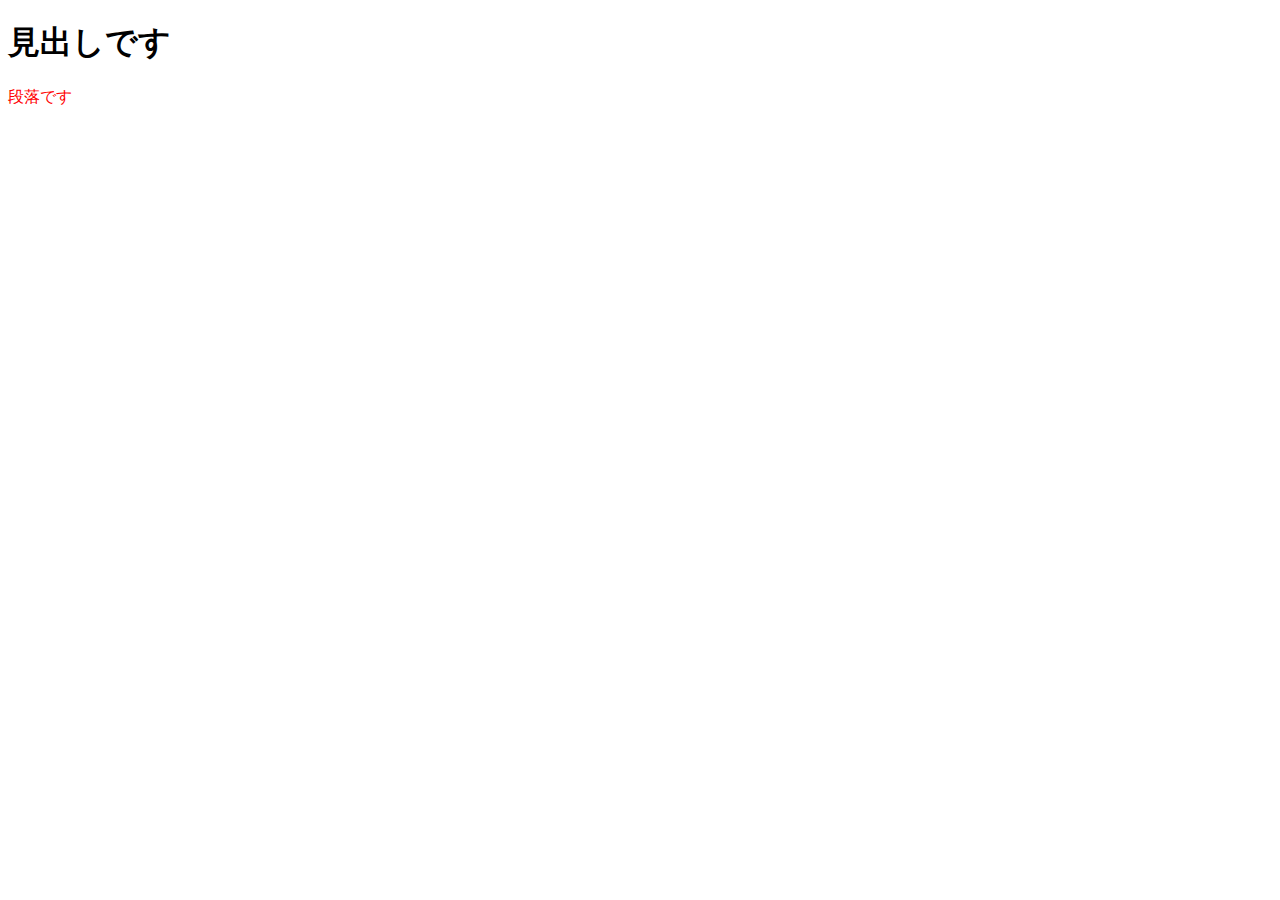
<file: LP/CSS/style-attribute.html>
<!DOCTYPE html>
<html lang="en">
<head>
    <meta charset="UTF-8">
    <meta name=description" content="説明文です">
    <title>タイトルです</title>
</head>
<body>
    <h1>見出しです</h1>
    <!-- 以下のように、見た目を変えたいHTMLタグの中に直接CSSを書きます -->
    <p style="color: red;">段落です</p>
</body>
</html>
</file>
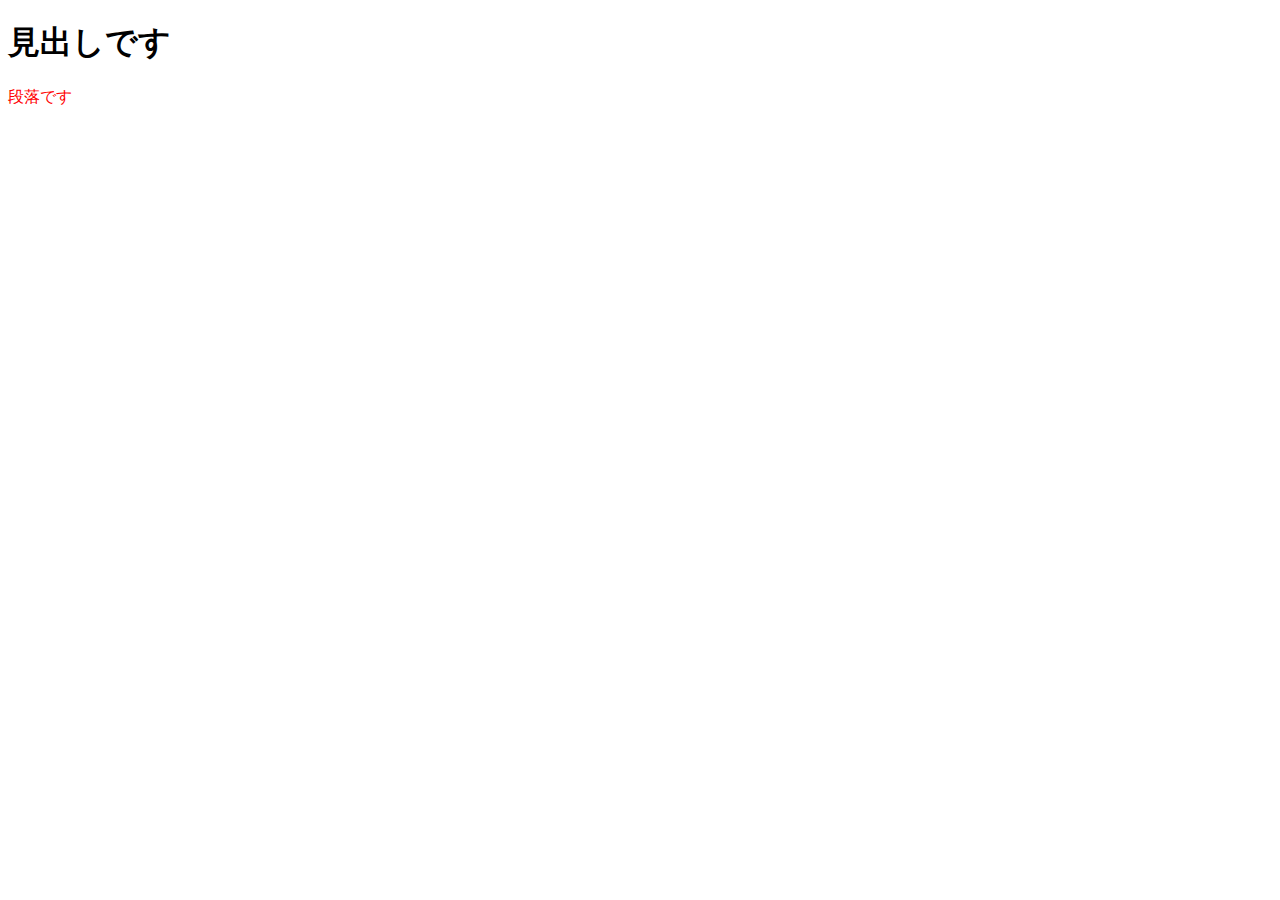
<file: LP/CSS/style-tag.html>
<!DOCTYPE html>
<html lang="en">
<head>
    <meta charset="UTF-8">
    <meta name="description" content="説明文です">
    <title>タイトルです</title>

       <!-- 以下のstyleタグの中に書いたCSSがこのページに適用されます -->
       <style>
        p {
          color: red;
        }
      </style>
</head>

<body>
    <h1>見出しです</h1>
    <p>段落です</p>
</body>
</html>
</file>
<file: LP/css/style.css>
/* main text指定 */
main {
    font-family: fot-tsukuardgothic-std, sans-serif;
    font-weight: 400;
    font-style: normal;
    color: #444444;
}

.container-s {
    margin: 0 auto;
    width: min(100%, 1024px);
}

.container-m {
    margin: 0 auto;
    width: min(100%, 1100px);
}

/* 背景は全幅にしたい */
.hero {
    position: relative;
    background: url(../image/mv-bg.jpg) center / cover no-repeat;
}

/* 波　*/
.hero::after {
    content: "";
    position: absolute;
    left: 0;
    bottom: 0;
    height: 0;
    width: 100%;
    padding-top: 11.27%;
    background: url(../image/mv-wave.svg) center bottom / 100% no-repeat;
    z-index: 5;
    padding-bottom: 120px;
}

/* 1100pxの箱を作りたい */
.hero_inner {
    padding-top: 120px;
    padding-bottom: 160px;
    display: flex;
    align-items: flex-start;
    gap: 40px;
    position: relative;
    z-index: 3;
}


/* テキスト（左寄せ・縦中央寄せ） */
.hero_text {
    flex: 1 1 auto;
    display: flex;
    flex-direction: column;
    justify-content: center;
    align-self: center;
    text-align: left;
}

/* 画像（右寄せ・下揃え） */
.main-visual {
    position: absolute;
    width: 685px;
    right: -100px;
    bottom: 0;
}

/* テキスト装飾 */
.hero_title {
    font-size: 26px;
}

.hero_subtitle {
    font-size: 48px;
}

.hero_lead {
    font-size: 18px;
}

.hero_btn {
    font-size: 20px;
}

.hero_title,
.hero_subtitle,
.hero_lead {
    line-height: 160%;
    white-space: nowrap;
    max-width: 100%;
    font-weight: 400;
}

.hero_title,
.hero_subtitle {
    margin-bottom: 32px;
}

.hero_lead {
    margin-bottom: 56px;
}

.main_indent {
    padding-left: 2em;
}

/* ボタン */
a.hero_btn,
a.hero_btn:link,
a.hero_btn:visited {
    display: inline-block;
    padding: 16px 24px;
    background: #E2417C;
    color: #fff;
    font-size: 18px;
    font-weight: 400;
    text-decoration: none;
    transition: background 0.3s;
}

a.hero_btn:hover,
a.hero_btn:active {
    background: #c93568;
    color: #fff;
}



.section.header {
    width: 1440px;
    margin: 0 auto;
    position: relative;
}

.section.header {
    width: 100%;
    position: relative;
}

/* tagline（画像2枚） */
.image_wrapper {
    width: 100%;
    display: flex;
    align-items: flex-start;
    background-color: #FCECEC;
    padding-top: 120px;
    padding-bottom: 80px;
}

/* 左：全体の3/5 */
.image_glowelle {
    width: 60%;
    height: auto;
    display: block;
    object-fit: cover;
}

/* 右：全体の2/5 */
.image_silk {
    width: 40%;
    height: 420px;
    display: block;
    object-fit: cover;
}


/* テキスト重ね */
.tagline-box {
    position: relative;
}

.tagline-t {
    position: absolute;
    top: 66%;
    right: 13%;
}

.tagline_title {
    font-size: 42px;
    font-weight: 400;
    letter-spacing: 0.04em;
    line-height: 1.2;
}

.tagline_subtitle {
    padding-left: 170px;
    font-size: 24px;
    font-weight: 400;
    letter-spacing: 0.18em;
    line-height: 1.7;
}



.intro_box {
    width: 100%;
    display: flex;
    justify-content: flex-end;
    box-sizing: border-box;
    background-color: #FCECEC;
    padding-bottom: 80px;
}

.intro {
    max-width: 80%;
    background-color: #f9d6d6;
    padding: 80px 500px 80px 40px;
    text-align: center;
}

.intro_title {
    padding-bottom: 30px;
    font-size: 32px;
    font-weight: 400;
}

.intro_text {
    font-size: 20px;
    font-weight: 400;
}


/* supplement */
.tagline {
    background-color: #FCECEC;
    padding-bottom: 120px;
}

/* 肌バリアの画像 */
.supplement {
    padding: relative;
    padding-bottom: 120px;
    position: relative;
    max-width: 1100px;
    margin: 0 auto;
}

.campaign_supplement {
    width: 600px;
    padding-bottom: 120px;
    background: #FCECEC;
    overflow: hidden;
    line-height: 0;
}

.supplement_img {
    display: block;
    width: 600px;
    height: 600px;
}

/* campaign box */
.campaign_box {
    position: absolute;
    top: 46%;
    right: 0;
    padding: 40px;
    width: 582px;
    text-align: center;
    color: #444444;
    font-size: 24px;
    background-color: #fff;
}

.campaign_title {
    padding-bottom: 12px;
    font-size: 36px;
    color: #E2417C;
}

/* online store */
.arrow-img {
    position: relative;
}

.campaign_onlinestore {
    position: absolute;
    bottom: 3px;
    right: 40px;
    color: #444444;
    text-decoration: none;
    transition: background 0.3s;
}

.campaign_os {
    flex-direction: column;
    gap: 0;
    position: absolute;
    top: 42%;
    right: 0;
    font-size: 24px;
    font-weight: 400;
    color: #444444;
    z-index: 5;
}

/* 葉っぱのイラスト */
.leaf-top {
    position: absolute;
    top: -140px;
    left: -80px;
}

.leaf-bottom {
    position: absolute;
    bottom: 60px;
    right: -120px;
}

/* ingredients */
.ingredients {
    position: relative;
    background-color: #FCECEC;
    padding-bottom: 120px;
}

.ingredients_main {
    position: relative;
    background-color: #FCFEFF;
    padding: 80px 40px;
}

.ingredients_title {
    position: absolute;
    left: 50%;
    transform: translate(-50%, -50%);
    font-size: 48px;
    font-weight: 400;
    z-index: 5;
}

.ingredients_text {
    text-align: center;
    font-size: 20px;
    padding-bottom: 70px;
}

.ingredients_name {
    font-size: 24px;
    background: linear-gradient(transparent 60%, rgba(243, 214, 195, 0.3) 60%);
}

.ingredients_img {
    height: 288px;
    width: 288px;
    padding-bottom: 20px;
}

.ingredients_mainbox {
    display: flex;
    flex-wrap: wrap;
    justify-content: center;
    gap: 20px;
    padding-bottom: 70px;
}

.ingredients_box {
    flex-direction: column;
    width: 288px;
    text-align: center;
}

.ingredients_ex {
    text-align: left;
    padding-top: 36px;
}

/* 管理栄養士 */
.dr_box {
    display: flex;
    flex-wrap: wrap;
    justify-content: center;
    gap: 100px;
}

.dr_title {
    font-size: 24px;
    font-weight: 400;
}

.dr_name {
    font-size: 32px;
    padding-bottom: 30px;
    font-weight: 400;
}

.dr_text {
    font-size: 20px;
    font-weight: 400;
}

.dr_img {
    height: 300px;
    width: 300px;
}

/* しずくの画像 */
</file>
<file: kadai_015/style.css>
/* dody font・center */
body {
    font-family: "Arial", "Meiryo", sans-serif;
    text-align: center;
}


/* font size */
html {
    font-size: 20px;
}


/* font color */
.pink {
    color: rgb(255, 192, 203);
}

.blue {
    color: skyblue;
}


/* h1 */
h1 {
    font-family: 'Josefin Sans', sans-serif;
    font-size: 2rem;
    letter-spacing: 1.2em;
    text-shadow: 0 0 8px rgba(128, 128, 128, 0.6);
    border-bottom: 3px solid rgb(115, 115, 114);
}


/* 太字 */
#basic > p {
    font-weight: bold;
  }
</file>
<file: kadai_018/style.css>
/* #topに対する装飾 */
#top {
    width: 800px;
    background-color: #dcc9f4;
    margin: 20px auto; 
    text-align: center; 
    padding: 10px 0; 
  }
  
  /* .top-childに対する装飾 */
  .top-child {
    width: 20%;
    background-color: #ffd9df;
    display: inline-block; 
    margin: 0 5px; 
  }

/* #middle に対する装飾 */
#middle {
    width: 800px;
    height: 800px;
    background-color: #ffd9df;
    margin: 20px auto;
    position: relative; 
  }
  
  /* 共通の子要素の装飾 */
  #middle-child01,
  #middle-child02,
  #middle-child03 {
    width: 200px;
    height: 200px;
    background-color: #87ceeb;
    position: absolute;
  }
  
  /* 個別の位置指定 */
  #middle-child01 {
    top: 100px;
    left: 100px;
  }
  
  #middle-child02 {
    top: 300px;
    left: 300px;
  }
  
  #middle-child03 {
    top: 500px;
    left: 500px;
  }
  
/* #bottom に対する装飾 */
#bottom {
  width: 800px;
  height: 300px;
  background-color: #87ceeb;
  margin: 0 auto;
  position: relative;
}

/* 共通スタイル */
#bottom-child01,
#bottom-child02,
#bottom-child03 {
  width: 400px;
  height: 100px;
  background-color: #e5dcf0;
  position: absolute;
}

/* 各ボックスの配置 */
#bottom-child01 {
  top: 0;
  left: 0;
}

#bottom-child02 {
  top: 100px;
  left: 200px;
}

#bottom-child03 {
  top: 200px;
  left: 400px;
}
</file>
<file: kadai_022/style.css>
/* 余白 */
body, h1, p {
  margin: 0;
}

/* 全てのpとa要素のフォントサイズを20pxに */
p, a {
  font-size: 20px;
}

header {
  margin-bottom: 20px;
  background-color: rgb(244, 79, 79);
  text-align: center;
}

h1 {
  color: rgb(255, 255, 255);
}

main {
  padding: 10px;
}

#parent {
  display: flex;
  justify-content: space-between;
  flex-wrap: wrap; 
}

.contents {
  border: 3px solid rgb(238, 204, 204);
  flex-basis: 25%;
  padding: 10px 15px;
  margin: 20px 0;
  text-align: center;
}

.contents h2 {
  font-size: 25px;
  border-bottom: 3px dotted rgb(236, 122, 122);
  position: relative;
  padding-left: 1.2em;
}

.contents h2::before {
  content: "●";
  color: rgb(239, 111, 139);
  position: absolute;
  left: 0;
}

/* 二番目のp要素の最初の文字だけ */
.contents p:nth-of-type(2)::first-letter {
  font-weight: bold;
  color: rgb(97, 206, 249);
}

.contents img {
  margin: 10px 0;
  width: 70%;
}

footer {
  background-color: rgb(244, 79, 79);
  text-align: center;
  padding: 10px 0;
}

footer a {
  color: rgb(255, 255, 255);
  text-decoration: none;
}

/* 訪問済みリンクの色 */
footer a:visited {
  color: rgb(193, 234, 251);
}

/* マウスホバー色 */
footer a:hover {
  color: rgb(245, 178, 168);
}

@media screen and (max-width: 768px) {
  .contents h2 {
    font-size: 30px;
  }

  .contents p {
    font-size: 25px;
  }

  #parent {
    flex-direction: column; 
    align-items: center; 
  }

  .contents {
    flex-basis: 90%;
  }
}
</file>
<file: LP/CSS/read-stylesheet.css>
p {
    color: red;
  }
</file>
